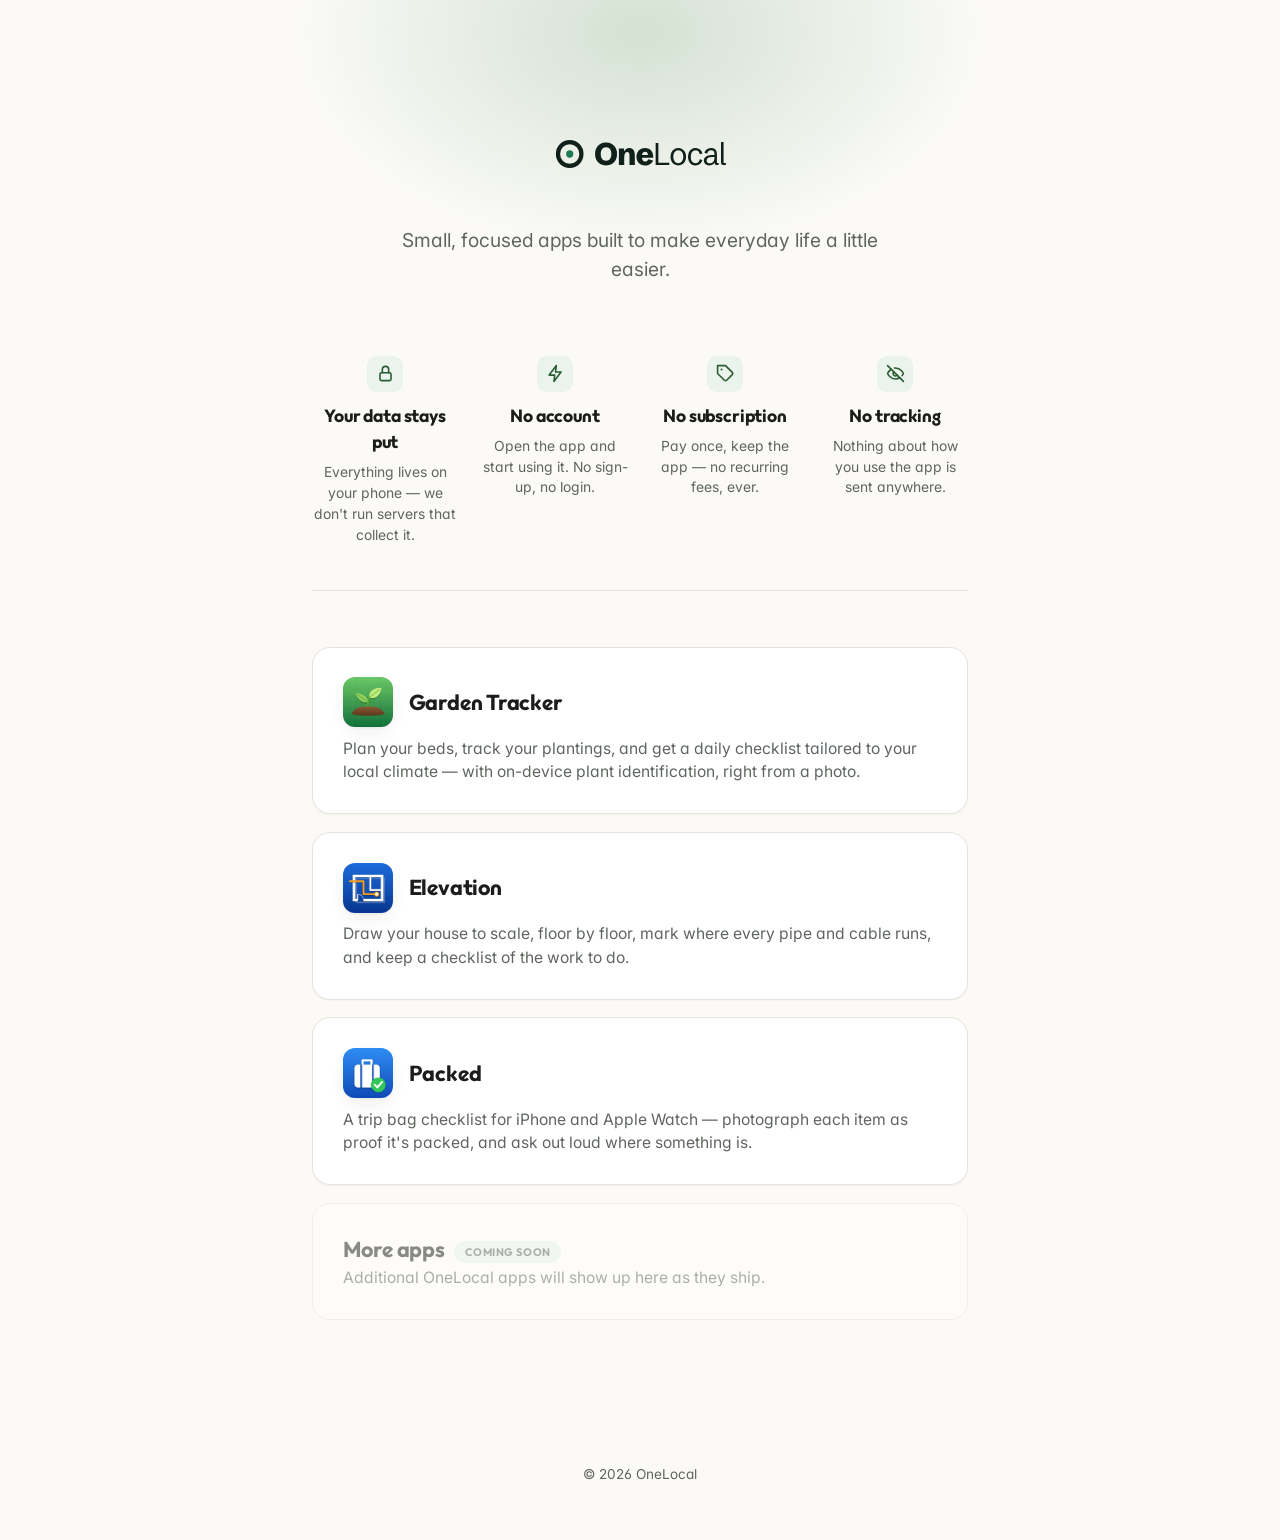
<file: index.html>
<!DOCTYPE html>
<html lang="en">
<head>
<meta charset="UTF-8">
<meta name="viewport" content="width=device-width, initial-scale=1.0">
<meta name="color-scheme" content="light dark">
<title>OneLocal — Small, focused apps for everyday life</title>
<meta name="description" content="OneLocal builds small, focused iPhone apps with no accounts, no servers, and no subscriptions — just pay once. Starting with Garden Tracker, a local garden planner with on-device plant identification.">
<link rel="canonical" href="https://onelocal.dev/">
<meta name="robots" content="index, follow">

<meta property="og:type" content="website">
<meta property="og:site_name" content="OneLocal">
<meta property="og:title" content="OneLocal — Small, focused apps for everyday life">
<meta property="og:description" content="No accounts, no servers, no subscriptions — just pay once. Starting with Garden Tracker, a local garden planner with on-device plant identification.">
<meta property="og:url" content="https://onelocal.dev/">
<meta property="og:image" content="https://onelocal.dev/assets/onelocal-mark-512.png">
<meta property="og:locale" content="en_US">

<meta name="twitter:card" content="summary_large_image">
<meta name="twitter:title" content="OneLocal — Small, focused apps for everyday life">
<meta name="twitter:description" content="No accounts, no servers, no subscriptions — just pay once. Starting with Garden Tracker, a local garden planner with on-device plant identification.">
<meta name="twitter:image" content="https://onelocal.dev/assets/onelocal-mark-512.png">

<link rel="icon" type="image/svg+xml" href="/assets/onelocal-mark.svg">
<link rel="apple-touch-icon" href="/assets/onelocal-mark-512.png">

<script type="application/ld+json">
{
  "@context": "https://schema.org",
  "@type": "Organization",
  "name": "OneLocal",
  "url": "https://onelocal.dev/",
  "logo": "https://onelocal.dev/assets/onelocal-mark-512.png",
  "description": "OneLocal builds small, focused iPhone apps with no accounts, no servers, and no subscriptions.",
  "email": "support.gardentracker@onelocal.dev"
}
</script>
<link rel="preconnect" href="https://fonts.googleapis.com">
<link rel="preconnect" href="https://fonts.gstatic.com" crossorigin>
<link href="https://fonts.googleapis.com/css2?family=Inter:wght@400;500;600;700;800&family=Outfit:wght@500;600;700;800&display=swap" rel="stylesheet">
<link rel="stylesheet" href="/assets/site.css">
<style>
  .hero {
    position: relative;
    padding: 7rem 1.5rem 4.5rem;
    text-align: center;
    overflow: hidden;
  }
  .hero::before {
    content: "";
    position: absolute;
    top: -12rem;
    left: 50%;
    width: 44rem;
    height: 28rem;
    transform: translateX(-50%);
    background: radial-gradient(ellipse at center, color-mix(in srgb, var(--accent) 20%, transparent), transparent 70%);
    pointer-events: none;
  }
  .hero > * { position: relative; }
  .hero .logo-lockup {
    height: 2.6rem;
    width: auto;
    margin: 0 0 1.1rem;
    animation: rise 0.6s cubic-bezier(.16,1,.3,1) backwards;
  }
  @media (prefers-color-scheme: dark) {
    .hero .logo-lockup {
      background: #fff;
      padding: 0.5rem 1rem;
      border-radius: 14px;
    }
  }
  .hero p {
    font-size: 1.2rem;
    color: var(--muted);
    max-width: 30rem;
    margin: 0 auto;
    animation: rise 0.6s 0.08s cubic-bezier(.16,1,.3,1) backwards;
  }
  @keyframes rise {
    from { opacity: 0; transform: translateY(10px); }
    to { opacity: 1; transform: translateY(0); }
  }
  main {
    max-width: 44rem;
    margin: 0 auto;
    padding: 0 1.5rem 6rem;
  }
  .apps {
    display: grid;
    gap: 1.1rem;
  }
  .app-card {
    display: block;
    text-decoration: none;
    color: inherit;
    background: var(--surface);
    border: 1px solid var(--border);
    border-radius: 18px;
    padding: 1.85rem;
    box-shadow: var(--shadow-sm);
    transition: border-color 0.2s ease, transform 0.2s cubic-bezier(.16,1,.3,1), box-shadow 0.2s ease;
  }
  .app-card:hover {
    border-color: color-mix(in srgb, var(--accent) 50%, var(--border));
    transform: translateY(-3px);
    box-shadow: var(--shadow-lg);
  }
  .app-card-head {
    display: flex;
    align-items: center;
    gap: 1rem;
    margin-bottom: 0.6rem;
  }
  .app-card-head img {
    width: 50px;
    height: 50px;
    border-radius: 12px;
    box-shadow: var(--shadow-md);
  }
  .app-card h2 {
    margin: 0;
    font-size: 1.35rem;
    font-weight: 700;
    color: var(--text);
    letter-spacing: -0.01em;
  }
  .app-card p {
    margin: 0;
    color: var(--muted);
    font-size: 0.98rem;
  }
  .app-card.soon {
    opacity: 0.5;
    pointer-events: none;
    box-shadow: none;
  }
  .app-card.soon h2::after {
    content: "coming soon";
    font-size: 0.68rem;
    font-weight: 700;
    text-transform: uppercase;
    letter-spacing: 0.05em;
    color: var(--muted);
    background: var(--accent-light);
    border-radius: 999px;
    padding: 0.25rem 0.65rem;
    margin-left: 0.6rem;
    vertical-align: middle;
  }
  .promise {
    display: grid;
    gap: 1.75rem 1.5rem;
    grid-template-columns: repeat(2, 1fr);
    margin-bottom: 3.5rem;
    padding-bottom: 2.75rem;
    border-bottom: 1px solid var(--border);
  }
  @media (min-width: 640px) {
    .promise { grid-template-columns: repeat(4, 1fr); }
  }
  .promise div { text-align: center; }
  .promise .glyph {
    display: inline-flex;
    align-items: center;
    justify-content: center;
    width: 2.25rem;
    height: 2.25rem;
    border-radius: 10px;
    background: var(--accent-light);
    color: var(--accent-dark);
    margin-bottom: 0.7rem;
  }
  .promise .glyph svg {
    width: 19px;
    height: 19px;
  }
  .promise h3 {
    margin: 0 0 0.4rem;
    font-size: 1.1rem;
    font-weight: 700;
    letter-spacing: -0.01em;
    color: var(--text);
  }
  .promise p {
    margin: 0;
    font-size: 0.87rem;
    color: var(--muted);
  }
</style>
</head>
<body>
  <header class="hero">
    <h1><img class="logo-lockup" src="/assets/onelocal-logo-horizontal.svg" alt="OneLocal"></h1>
    <p>Small, focused apps built to make everyday life a little easier.</p>
  </header>
  <main>
    <div class="promise">
      <div>
        <div class="glyph"><svg viewBox="0 0 24 24" fill="none" stroke="currentColor" stroke-width="2" stroke-linecap="round" stroke-linejoin="round"><rect x="5" y="11" width="14" height="10" rx="2"/><path d="M8 11V7a4 4 0 0 1 8 0v4"/></svg></div>
        <h3>Your data stays put</h3>
        <p>Everything lives on your phone — we don't run servers that collect it.</p>
      </div>
      <div>
        <div class="glyph"><svg viewBox="0 0 24 24" fill="none" stroke="currentColor" stroke-width="2" stroke-linecap="round" stroke-linejoin="round"><path d="M13 2 4 14h7l-1 8 9-12h-7l1-8Z"/></svg></div>
        <h3>No account</h3>
        <p>Open the app and start using it. No sign-up, no login.</p>
      </div>
      <div>
        <div class="glyph"><svg viewBox="0 0 24 24" fill="none" stroke="currentColor" stroke-width="2" stroke-linecap="round" stroke-linejoin="round"><path d="M20.59 13.41 13.42 20.58a2 2 0 0 1-2.83 0L2 12V2h10l8.59 8.59a2 2 0 0 1 0 2.82Z"/><circle cx="7" cy="7" r="1.25" fill="currentColor" stroke="none"/></svg></div>
        <h3>No subscription</h3>
        <p>Pay once, keep the app — no recurring fees, ever.</p>
      </div>
      <div>
        <div class="glyph"><svg viewBox="0 0 24 24" fill="none" stroke="currentColor" stroke-width="2" stroke-linecap="round" stroke-linejoin="round"><path d="M9.88 9.88a3 3 0 1 0 4.24 4.24"/><path d="M10.73 5.08A10.43 10.43 0 0 1 12 5c7 0 10 7 10 7a13.16 13.16 0 0 1-1.67 2.68"/><path d="M6.61 6.61A13.526 13.526 0 0 0 2 12s3 7 10 7a9.74 9.74 0 0 0 5.39-1.61"/><line x1="2" y1="2" x2="22" y2="22"/></svg></div>
        <h3>No tracking</h3>
        <p>Nothing about how you use the app is sent anywhere.</p>
      </div>
    </div>
    <div class="apps">
      <a class="app-card" href="/garden-tracker/">
        <div class="app-card-head">
          <img src="/garden-tracker/images/logo.png" alt="Garden Tracker app icon">
          <h2>Garden Tracker</h2>
        </div>
        <p>Plan your beds, track your plantings, and get a daily checklist tailored to your local climate — with on-device plant identification, right from a photo.</p>
      </a>
      <a class="app-card" href="/elevation/">
        <div class="app-card-head">
          <img src="/elevation/images/logo.png" alt="Elevation app icon">
          <h2>Elevation</h2>
        </div>
        <p>Draw your house to scale, floor by floor, mark where every pipe and cable runs, and keep a checklist of the work to do.</p>
      </a>
      <a class="app-card" href="/packed/">
        <div class="app-card-head">
          <img src="/packed/images/logo.png" alt="Packed app icon">
          <h2>Packed</h2>
        </div>
        <p>A trip bag checklist for iPhone and Apple Watch — photograph each item as proof it's packed, and ask out loud where something is.</p>
      </a>
      <div class="app-card soon">
        <h2>More apps</h2>
        <p>Additional OneLocal apps will show up here as they ship.</p>
      </div>
    </div>
  </main>
  <footer>
    &copy; 2026 OneLocal
  </footer>
</body>
</html>
</file>
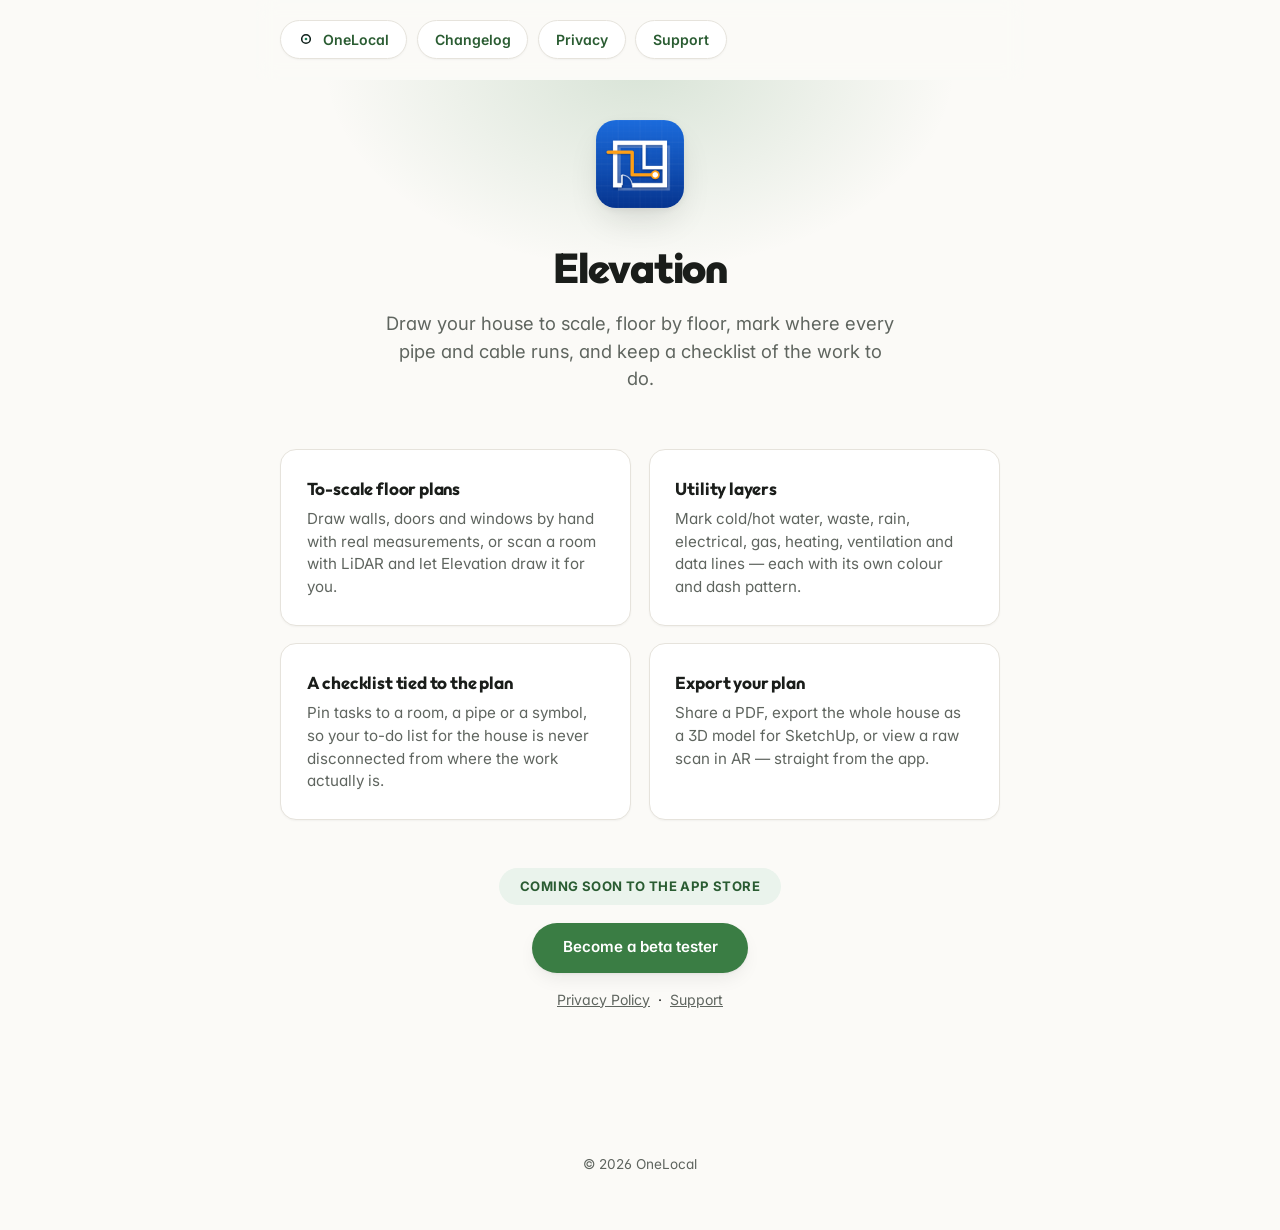
<file: elevation/index.html>
<!DOCTYPE html>
<html lang="en">
<head>
<meta charset="UTF-8">
<meta name="viewport" content="width=device-width, initial-scale=1.0">
<meta name="color-scheme" content="light dark">
<title>Elevation — Draw your house, track the work</title>
<meta name="description" content="Elevation draws to-scale floor plans — by hand or from a LiDAR scan — with water, waste, electrical, gas and data layers, plus a checklist pinned to each room and pipe. No account, no subscription, nothing leaves your device.">
<link rel="canonical" href="https://onelocal.dev/elevation/">
<meta name="robots" content="index, follow">

<meta property="og:type" content="website">
<meta property="og:site_name" content="OneLocal">
<meta property="og:title" content="Elevation — Draw your house, track the work">
<meta property="og:description" content="To-scale floor plans, by hand or LiDAR scan, with utility layers and a checklist pinned to every room and pipe.">
<meta property="og:url" content="https://onelocal.dev/elevation/">
<meta property="og:image" content="https://onelocal.dev/elevation/images/og-image.png">
<meta property="og:locale" content="en_US">

<meta name="twitter:card" content="summary_large_image">
<meta name="twitter:title" content="Elevation — Draw your house, track the work">
<meta name="twitter:description" content="To-scale floor plans, by hand or LiDAR scan, with utility layers and a checklist pinned to every room and pipe.">
<meta name="twitter:image" content="https://onelocal.dev/elevation/images/og-image.png">

<link rel="apple-touch-icon" href="images/logo.png">

<script type="application/ld+json">
{
  "@context": "https://schema.org",
  "@type": "SoftwareApplication",
  "name": "Elevation",
  "applicationCategory": "ProductivityApplication",
  "operatingSystem": "iOS, iPadOS",
  "description": "Draw to-scale floor plans, by hand or from a LiDAR scan, with water/waste/electrical/gas/data layers and a checklist pinned to every room and pipe.",
  "url": "https://onelocal.dev/elevation/",
  "image": "https://onelocal.dev/elevation/images/og-image.png",
  "publisher": {
    "@type": "Organization",
    "name": "OneLocal",
    "url": "https://onelocal.dev/",
    "logo": "https://onelocal.dev/assets/onelocal-mark-512.png"
  }
}
</script>
<link rel="preconnect" href="https://fonts.googleapis.com">
<link rel="preconnect" href="https://fonts.gstatic.com" crossorigin>
<link href="https://fonts.googleapis.com/css2?family=Inter:wght@400;500;600;700;800&family=Outfit:wght@500;600;700;800&display=swap" rel="stylesheet">
<link rel="stylesheet" href="/assets/site.css">
<style>
  nav { max-width: 48rem; margin: 0 auto; }
  .hero {
    position: relative;
    padding: 2.5rem 1.5rem 3.5rem;
    text-align: center;
    overflow: hidden;
  }
  .hero::before {
    content: "";
    position: absolute;
    top: -14rem;
    left: 50%;
    width: 40rem;
    height: 26rem;
    transform: translateX(-50%);
    background: radial-gradient(ellipse at center, color-mix(in srgb, var(--accent) 18%, transparent), transparent 70%);
    pointer-events: none;
    z-index: -1;
  }
  .hero h1 { font-size: 2.6rem; font-weight: 800; margin: 0 0 0.7rem; letter-spacing: -0.03em; }
  .hero p { font-size: 1.15rem; color: var(--muted); max-width: 32rem; margin: 0 auto; }
  main { max-width: 48rem; margin: 0 auto; padding: 0 1.5rem 6rem; }
  .features { display: grid; gap: 1.1rem; grid-template-columns: 1fr; }
  @media (min-width: 640px) { .features { grid-template-columns: 1fr 1fr; } }
  .feature {
    background: var(--surface);
    border: 1px solid var(--border);
    border-radius: 16px;
    padding: 1.6rem;
    box-shadow: var(--shadow-sm);
    transition: box-shadow 0.2s ease, transform 0.2s cubic-bezier(.16,1,.3,1);
  }
  .feature:hover { box-shadow: var(--shadow-md); transform: translateY(-2px); }
  .feature h2 { margin: 0 0 0.4rem; font-size: 1.08rem; font-weight: 700; color: var(--text); letter-spacing: -0.01em; }
  .feature p { margin: 0; color: var(--muted); font-size: 0.95rem; }
  .badge-row { text-align: center; margin: 3rem 0 0; }
  .coming-soon {
    display: inline-block;
    background: var(--accent-light);
    color: var(--accent-dark);
    font-size: 0.82rem;
    font-weight: 700;
    letter-spacing: 0.03em;
    text-transform: uppercase;
    padding: 0.55rem 1.3rem;
    border-radius: 999px;
  }
  .beta-button {
    display: inline-block;
    background: var(--accent);
    color: #fff;
    font-size: 0.95rem;
    font-weight: 600;
    text-decoration: none;
    padding: 0.85rem 1.9rem;
    border-radius: 999px;
    margin-top: 1.1rem;
    box-shadow: var(--shadow-md);
    transition: background 0.18s ease, transform 0.18s cubic-bezier(.16,1,.3,1), box-shadow 0.18s ease;
  }
  .beta-button:hover { background: var(--accent-dark); transform: translateY(-2px); box-shadow: var(--shadow-lg); }
  .links-row { text-align: center; margin-top: 1rem; font-size: 0.88rem; }
  .links-row a { color: var(--muted); text-decoration: underline; margin: 0 0.5rem; }
  .logo { width: 88px; height: 88px; border-radius: 20px; box-shadow: var(--shadow-lg); margin-bottom: 1.4rem; }
</style>
<link rel="icon" type="image/png" href="images/logo.png">
</head>
<body>
  <nav>
    <a href="/"><img class="brand-mark" src="/assets/onelocal-mark.svg" alt=""> OneLocal</a>
    <a href="/elevation/changelog/">Changelog</a>
    <a href="/elevation/privacy/">Privacy</a>
    <a href="/elevation/support/">Support</a>
  </nav>
  <header class="hero">
    <img class="logo" src="images/logo.png" alt="Elevation app icon">
    <h1>Elevation</h1>
    <p>Draw your house to scale, floor by floor, mark where every pipe and cable runs, and keep a checklist of the work to do.</p>
  </header>
  <main>
    <div class="features">
      <div class="feature">
        <h2>To-scale floor plans</h2>
        <p>Draw walls, doors and windows by hand with real measurements, or scan a room with LiDAR and let Elevation draw it for you.</p>
      </div>
      <div class="feature">
        <h2>Utility layers</h2>
        <p>Mark cold/hot water, waste, rain, electrical, gas, heating, ventilation and data lines — each with its own colour and dash pattern.</p>
      </div>
      <div class="feature">
        <h2>A checklist tied to the plan</h2>
        <p>Pin tasks to a room, a pipe or a symbol, so your to-do list for the house is never disconnected from where the work actually is.</p>
      </div>
      <div class="feature">
        <h2>Export your plan</h2>
        <p>Share a PDF, export the whole house as a 3D model for SketchUp, or view a raw scan in AR — straight from the app.</p>
      </div>
    </div>
    <div class="badge-row">
      <span class="coming-soon">Coming soon to the App Store</span>
      <br>
      <a class="beta-button" href="mailto:support.elevation@onelocal.dev?subject=Beta%20tester%20request">Become a beta tester</a>
      <div class="links-row">
        <a href="/elevation/privacy/">Privacy Policy</a>&middot;<a href="/elevation/support/">Support</a>
      </div>
    </div>
  </main>
  <footer>
    &copy; 2026 OneLocal
  </footer>
</body>
</html>
</file>
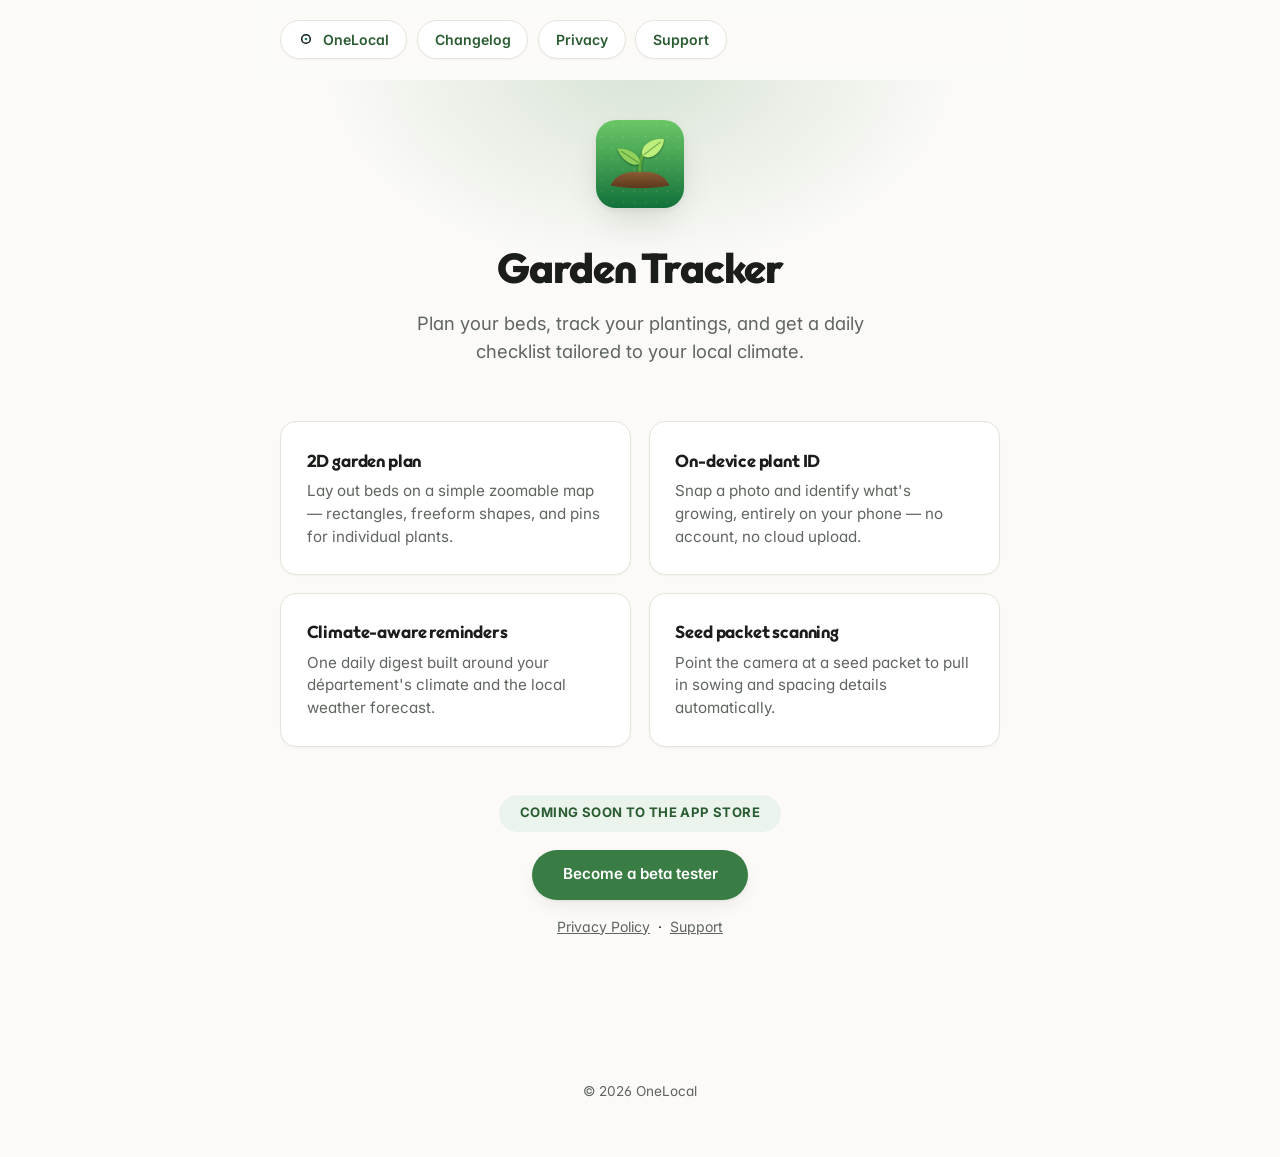
<file: garden-tracker/index.html>
<!DOCTYPE html>
<html lang="en">
<head>
<meta charset="UTF-8">
<meta name="viewport" content="width=device-width, initial-scale=1.0">
<meta name="color-scheme" content="light dark">
<title>Garden Tracker — Local garden planner with on-device plant ID</title>
<meta name="description" content="Garden Tracker plans your beds, tracks your plantings, and gives you a daily checklist tailored to your local climate — with on-device plant identification and seed packet scanning. No account, no subscription, your data never leaves your phone.">
<link rel="canonical" href="https://onelocal.dev/garden-tracker/">
<meta name="robots" content="index, follow">

<meta property="og:type" content="website">
<meta property="og:site_name" content="OneLocal">
<meta property="og:title" content="Garden Tracker — Local garden planner with on-device plant ID">
<meta property="og:description" content="Plan your beds, track your plantings, and get a daily checklist tailored to your local climate — with on-device plant identification and seed packet scanning.">
<meta property="og:url" content="https://onelocal.dev/garden-tracker/">
<meta property="og:image" content="https://onelocal.dev/garden-tracker/images/og-image.png">
<meta property="og:locale" content="en_US">

<meta name="twitter:card" content="summary_large_image">
<meta name="twitter:title" content="Garden Tracker — Local garden planner with on-device plant ID">
<meta name="twitter:description" content="Plan your beds, track your plantings, and get a daily checklist tailored to your local climate — with on-device plant identification and seed packet scanning.">
<meta name="twitter:image" content="https://onelocal.dev/garden-tracker/images/og-image.png">

<link rel="apple-touch-icon" href="images/logo.png">

<script type="application/ld+json">
{
  "@context": "https://schema.org",
  "@type": "SoftwareApplication",
  "name": "Garden Tracker",
  "applicationCategory": "LifestyleApplication",
  "operatingSystem": "iOS",
  "description": "Plan your beds, track your plantings, and get a daily checklist tailored to your local climate — with on-device plant identification and seed packet scanning.",
  "url": "https://onelocal.dev/garden-tracker/",
  "image": "https://onelocal.dev/garden-tracker/images/og-image.png",
  "publisher": {
    "@type": "Organization",
    "name": "OneLocal",
    "url": "https://onelocal.dev/",
    "logo": "https://onelocal.dev/assets/onelocal-mark-512.png"
  }
}
</script>
<link rel="preconnect" href="https://fonts.googleapis.com">
<link rel="preconnect" href="https://fonts.gstatic.com" crossorigin>
<link href="https://fonts.googleapis.com/css2?family=Inter:wght@400;500;600;700;800&family=Outfit:wght@500;600;700;800&display=swap" rel="stylesheet">
<link rel="stylesheet" href="/assets/site.css">
<style>
  nav {
    max-width: 48rem;
    margin: 0 auto;
  }
  .hero {
    position: relative;
    padding: 2.5rem 1.5rem 3.5rem;
    text-align: center;
    overflow: hidden;
  }
  .hero::before {
    content: "";
    position: absolute;
    top: -14rem;
    left: 50%;
    width: 40rem;
    height: 26rem;
    transform: translateX(-50%);
    background: radial-gradient(ellipse at center, color-mix(in srgb, var(--accent) 18%, transparent), transparent 70%);
    pointer-events: none;
    z-index: -1;
  }
  .hero h1 {
    font-size: 2.6rem;
    font-weight: 800;
    margin: 0 0 0.7rem;
    letter-spacing: -0.03em;
  }
  .hero p {
    font-size: 1.15rem;
    color: var(--muted);
    max-width: 32rem;
    margin: 0 auto;
  }
  main {
    max-width: 48rem;
    margin: 0 auto;
    padding: 0 1.5rem 6rem;
  }
  .features {
    display: grid;
    gap: 1.1rem;
    grid-template-columns: 1fr;
  }
  @media (min-width: 640px) {
    .features { grid-template-columns: 1fr 1fr; }
  }
  .feature {
    background: var(--surface);
    border: 1px solid var(--border);
    border-radius: 16px;
    padding: 1.6rem;
    box-shadow: var(--shadow-sm);
    transition: box-shadow 0.2s ease, transform 0.2s cubic-bezier(.16,1,.3,1);
  }
  .feature:hover {
    box-shadow: var(--shadow-md);
    transform: translateY(-2px);
  }
  .feature h2 {
    margin: 0 0 0.4rem;
    font-size: 1.08rem;
    font-weight: 700;
    color: var(--text);
    letter-spacing: -0.01em;
  }
  .feature p {
    margin: 0;
    color: var(--muted);
    font-size: 0.95rem;
  }
  .badge-row {
    text-align: center;
    margin: 3rem 0 0;
  }
  .coming-soon {
    display: inline-block;
    background: var(--accent-light);
    color: var(--accent-dark);
    font-size: 0.82rem;
    font-weight: 700;
    letter-spacing: 0.03em;
    text-transform: uppercase;
    padding: 0.55rem 1.3rem;
    border-radius: 999px;
  }
  .beta-button {
    display: inline-block;
    background: var(--accent);
    color: #fff;
    font-size: 0.95rem;
    font-weight: 600;
    text-decoration: none;
    padding: 0.85rem 1.9rem;
    border-radius: 999px;
    margin-top: 1.1rem;
    box-shadow: var(--shadow-md);
    transition: background 0.18s ease, transform 0.18s cubic-bezier(.16,1,.3,1), box-shadow 0.18s ease;
  }
  .beta-button:hover {
    background: var(--accent-dark);
    transform: translateY(-2px);
    box-shadow: var(--shadow-lg);
  }
  .logo {
    width: 88px;
    height: 88px;
    border-radius: 20px;
    box-shadow: var(--shadow-lg);
    margin-bottom: 1.4rem;
  }
  .links-row { text-align: center; margin-top: 1rem; font-size: 0.88rem; }
  .links-row a { color: var(--muted); text-decoration: underline; margin: 0 0.5rem; }
</style>
<link rel="icon" type="image/png" href="images/logo.png">
</head>
<body>
  <nav>
    <a href="/"><img class="brand-mark" src="/assets/onelocal-mark.svg" alt=""> OneLocal</a>
    <a href="/garden-tracker/changelog/">Changelog</a>
    <a href="/garden-tracker/privacy/">Privacy</a>
    <a href="/garden-tracker/support/">Support</a>
  </nav>
  <header class="hero">
    <img class="logo" src="images/logo.png" alt="Garden Tracker app icon">
    <h1>Garden Tracker</h1>
    <p>Plan your beds, track your plantings, and get a daily checklist tailored to your local climate.</p>
  </header>
  <main>
    <div class="features">
      <div class="feature">
        <h2>2D garden plan</h2>
        <p>Lay out beds on a simple zoomable map — rectangles, freeform shapes, and pins for individual plants.</p>
      </div>
      <div class="feature">
        <h2>On-device plant ID</h2>
        <p>Snap a photo and identify what's growing, entirely on your phone — no account, no cloud upload.</p>
      </div>
      <div class="feature">
        <h2>Climate-aware reminders</h2>
        <p>One daily digest built around your département's climate and the local weather forecast.</p>
      </div>
      <div class="feature">
        <h2>Seed packet scanning</h2>
        <p>Point the camera at a seed packet to pull in sowing and spacing details automatically.</p>
      </div>
    </div>
    <div class="badge-row">
      <span class="coming-soon">Coming soon to the App Store</span>
      <br>
      <a class="beta-button" href="mailto:support.gardentracker@onelocal.dev?subject=Beta%20tester%20request">Become a beta tester</a>
      <div class="links-row">
        <a href="/garden-tracker/privacy/">Privacy Policy</a>&middot;<a href="/garden-tracker/support/">Support</a>
      </div>
    </div>
  </main>
  <footer>
    &copy; 2026 OneLocal
  </footer>
</body>
</html>
</file>
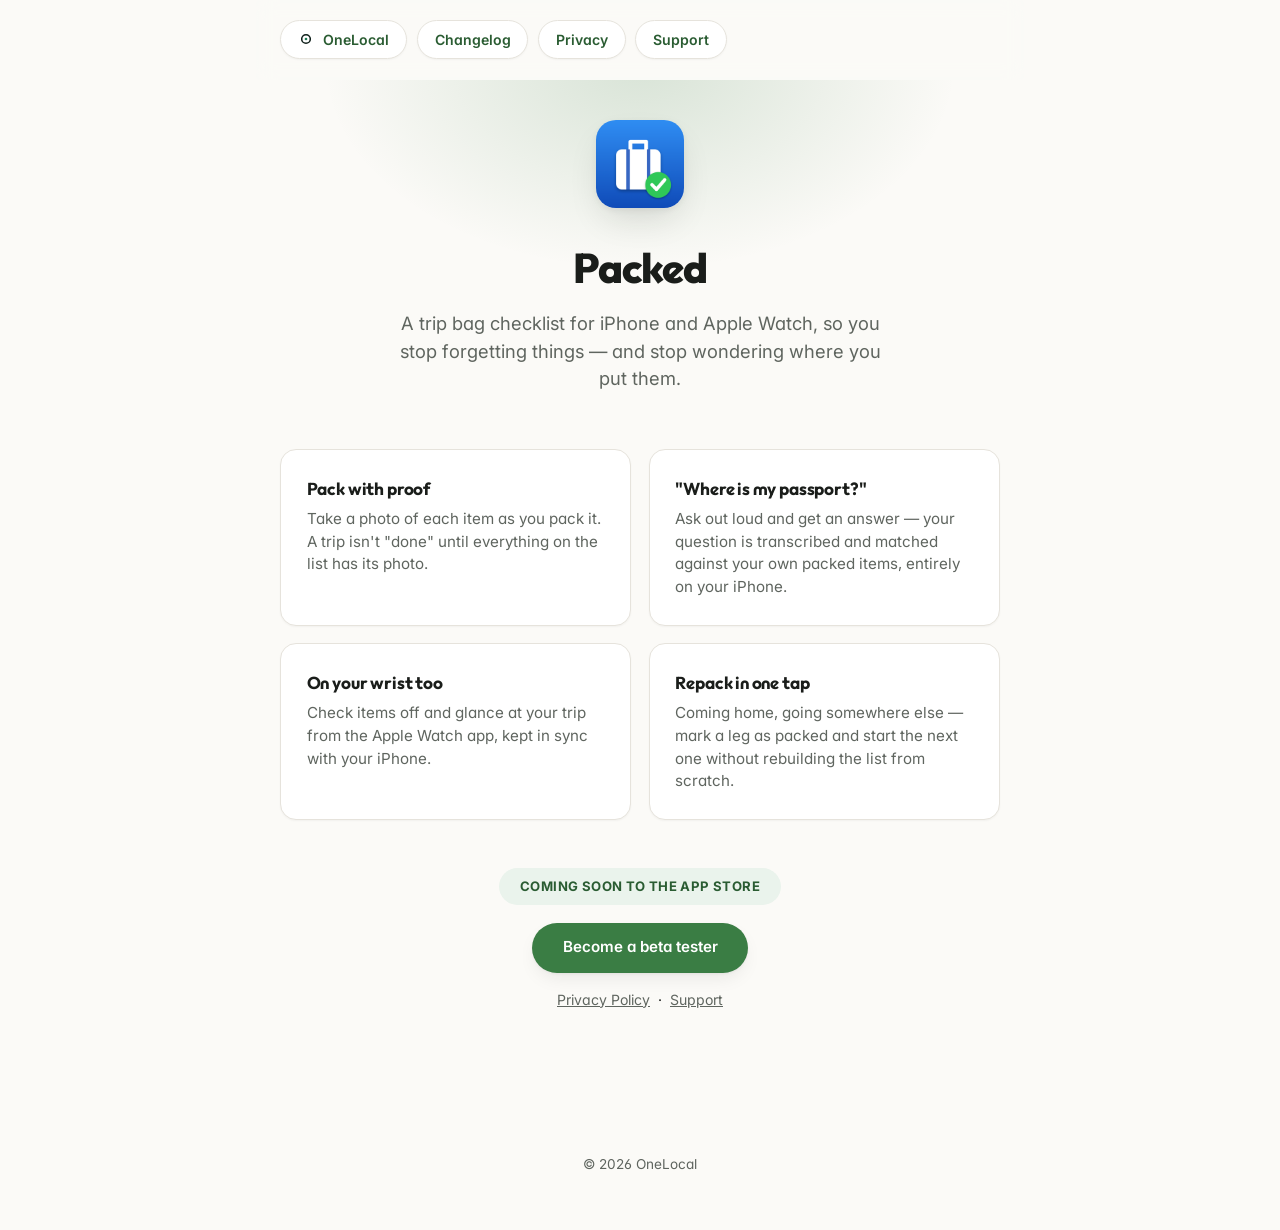
<file: packed/index.html>
<!DOCTYPE html>
<html lang="en">
<head>
<meta charset="UTF-8">
<meta name="viewport" content="width=device-width, initial-scale=1.0">
<meta name="color-scheme" content="light dark">
<title>Packed — The trip checklist that knows where things are</title>
<meta name="description" content="Packed is a trip bag checklist for iPhone and Apple Watch. Photograph each item as proof it's packed, ask out loud where something is, and never leave your passport behind. No account, no subscription, nothing leaves your device.">
<link rel="canonical" href="https://onelocal.dev/packed/">
<meta name="robots" content="index, follow">

<meta property="og:type" content="website">
<meta property="og:site_name" content="OneLocal">
<meta property="og:title" content="Packed — The trip checklist that knows where things are">
<meta property="og:description" content="A trip bag checklist for iPhone and Apple Watch, with a packed-proof photo per item and a spoken \"where is my passport?\" assistant.">
<meta property="og:url" content="https://onelocal.dev/packed/">
<meta property="og:image" content="https://onelocal.dev/packed/images/og-image.png">
<meta property="og:locale" content="en_US">

<meta name="twitter:card" content="summary_large_image">
<meta name="twitter:title" content="Packed — The trip checklist that knows where things are">
<meta name="twitter:description" content="A trip bag checklist for iPhone and Apple Watch, with a packed-proof photo per item and a spoken \"where is my passport?\" assistant.">
<meta name="twitter:image" content="https://onelocal.dev/packed/images/og-image.png">

<link rel="apple-touch-icon" href="images/logo.png">

<script type="application/ld+json">
{
  "@context": "https://schema.org",
  "@type": "SoftwareApplication",
  "name": "Packed",
  "applicationCategory": "TravelApplication",
  "operatingSystem": "iOS, watchOS",
  "description": "A trip bag checklist with a packed-proof photo per item and a spoken assistant that finds your things.",
  "url": "https://onelocal.dev/packed/",
  "image": "https://onelocal.dev/packed/images/og-image.png",
  "publisher": {
    "@type": "Organization",
    "name": "OneLocal",
    "url": "https://onelocal.dev/",
    "logo": "https://onelocal.dev/assets/onelocal-mark-512.png"
  }
}
</script>
<link rel="preconnect" href="https://fonts.googleapis.com">
<link rel="preconnect" href="https://fonts.gstatic.com" crossorigin>
<link href="https://fonts.googleapis.com/css2?family=Inter:wght@400;500;600;700;800&family=Outfit:wght@500;600;700;800&display=swap" rel="stylesheet">
<link rel="stylesheet" href="/assets/site.css">
<style>
  nav { max-width: 48rem; margin: 0 auto; }
  .hero {
    position: relative;
    padding: 2.5rem 1.5rem 3.5rem;
    text-align: center;
    overflow: hidden;
  }
  .hero::before {
    content: "";
    position: absolute;
    top: -14rem;
    left: 50%;
    width: 40rem;
    height: 26rem;
    transform: translateX(-50%);
    background: radial-gradient(ellipse at center, color-mix(in srgb, var(--accent) 18%, transparent), transparent 70%);
    pointer-events: none;
    z-index: -1;
  }
  .hero h1 { font-size: 2.6rem; font-weight: 800; margin: 0 0 0.7rem; letter-spacing: -0.03em; }
  .hero p { font-size: 1.15rem; color: var(--muted); max-width: 32rem; margin: 0 auto; }
  main { max-width: 48rem; margin: 0 auto; padding: 0 1.5rem 6rem; }
  .features { display: grid; gap: 1.1rem; grid-template-columns: 1fr; }
  @media (min-width: 640px) { .features { grid-template-columns: 1fr 1fr; } }
  .feature {
    background: var(--surface);
    border: 1px solid var(--border);
    border-radius: 16px;
    padding: 1.6rem;
    box-shadow: var(--shadow-sm);
    transition: box-shadow 0.2s ease, transform 0.2s cubic-bezier(.16,1,.3,1);
  }
  .feature:hover { box-shadow: var(--shadow-md); transform: translateY(-2px); }
  .feature h2 { margin: 0 0 0.4rem; font-size: 1.08rem; font-weight: 700; color: var(--text); letter-spacing: -0.01em; }
  .feature p { margin: 0; color: var(--muted); font-size: 0.95rem; }
  .badge-row { text-align: center; margin: 3rem 0 0; }
  .coming-soon {
    display: inline-block;
    background: var(--accent-light);
    color: var(--accent-dark);
    font-size: 0.82rem;
    font-weight: 700;
    letter-spacing: 0.03em;
    text-transform: uppercase;
    padding: 0.55rem 1.3rem;
    border-radius: 999px;
  }
  .beta-button {
    display: inline-block;
    background: var(--accent);
    color: #fff;
    font-size: 0.95rem;
    font-weight: 600;
    text-decoration: none;
    padding: 0.85rem 1.9rem;
    border-radius: 999px;
    margin-top: 1.1rem;
    box-shadow: var(--shadow-md);
    transition: background 0.18s ease, transform 0.18s cubic-bezier(.16,1,.3,1), box-shadow 0.18s ease;
  }
  .beta-button:hover { background: var(--accent-dark); transform: translateY(-2px); box-shadow: var(--shadow-lg); }
  .links-row { text-align: center; margin-top: 1rem; font-size: 0.88rem; }
  .links-row a { color: var(--muted); text-decoration: underline; margin: 0 0.5rem; }
  .logo { width: 88px; height: 88px; border-radius: 20px; box-shadow: var(--shadow-lg); margin-bottom: 1.4rem; }
</style>
<link rel="icon" type="image/png" href="images/logo.png">
</head>
<body>
  <nav>
    <a href="/"><img class="brand-mark" src="/assets/onelocal-mark.svg" alt=""> OneLocal</a>
    <a href="/packed/changelog/">Changelog</a>
    <a href="/packed/privacy/">Privacy</a>
    <a href="/packed/support/">Support</a>
  </nav>
  <header class="hero">
    <img class="logo" src="images/logo.png" alt="Packed app icon">
    <h1>Packed</h1>
    <p>A trip bag checklist for iPhone and Apple Watch, so you stop forgetting things — and stop wondering where you put them.</p>
  </header>
  <main>
    <div class="features">
      <div class="feature">
        <h2>Pack with proof</h2>
        <p>Take a photo of each item as you pack it. A trip isn't "done" until everything on the list has its photo.</p>
      </div>
      <div class="feature">
        <h2>"Where is my passport?"</h2>
        <p>Ask out loud and get an answer — your question is transcribed and matched against your own packed items, entirely on your iPhone.</p>
      </div>
      <div class="feature">
        <h2>On your wrist too</h2>
        <p>Check items off and glance at your trip from the Apple Watch app, kept in sync with your iPhone.</p>
      </div>
      <div class="feature">
        <h2>Repack in one tap</h2>
        <p>Coming home, going somewhere else — mark a leg as packed and start the next one without rebuilding the list from scratch.</p>
      </div>
    </div>
    <div class="badge-row">
      <span class="coming-soon">Coming soon to the App Store</span>
      <br>
      <a class="beta-button" href="mailto:support.packed@onelocal.dev?subject=Beta%20tester%20request">Become a beta tester</a>
      <div class="links-row">
        <a href="/packed/privacy/">Privacy Policy</a>&middot;<a href="/packed/support/">Support</a>
      </div>
    </div>
  </main>
  <footer>
    &copy; 2026 OneLocal
  </footer>
</body>
</html>
</file>
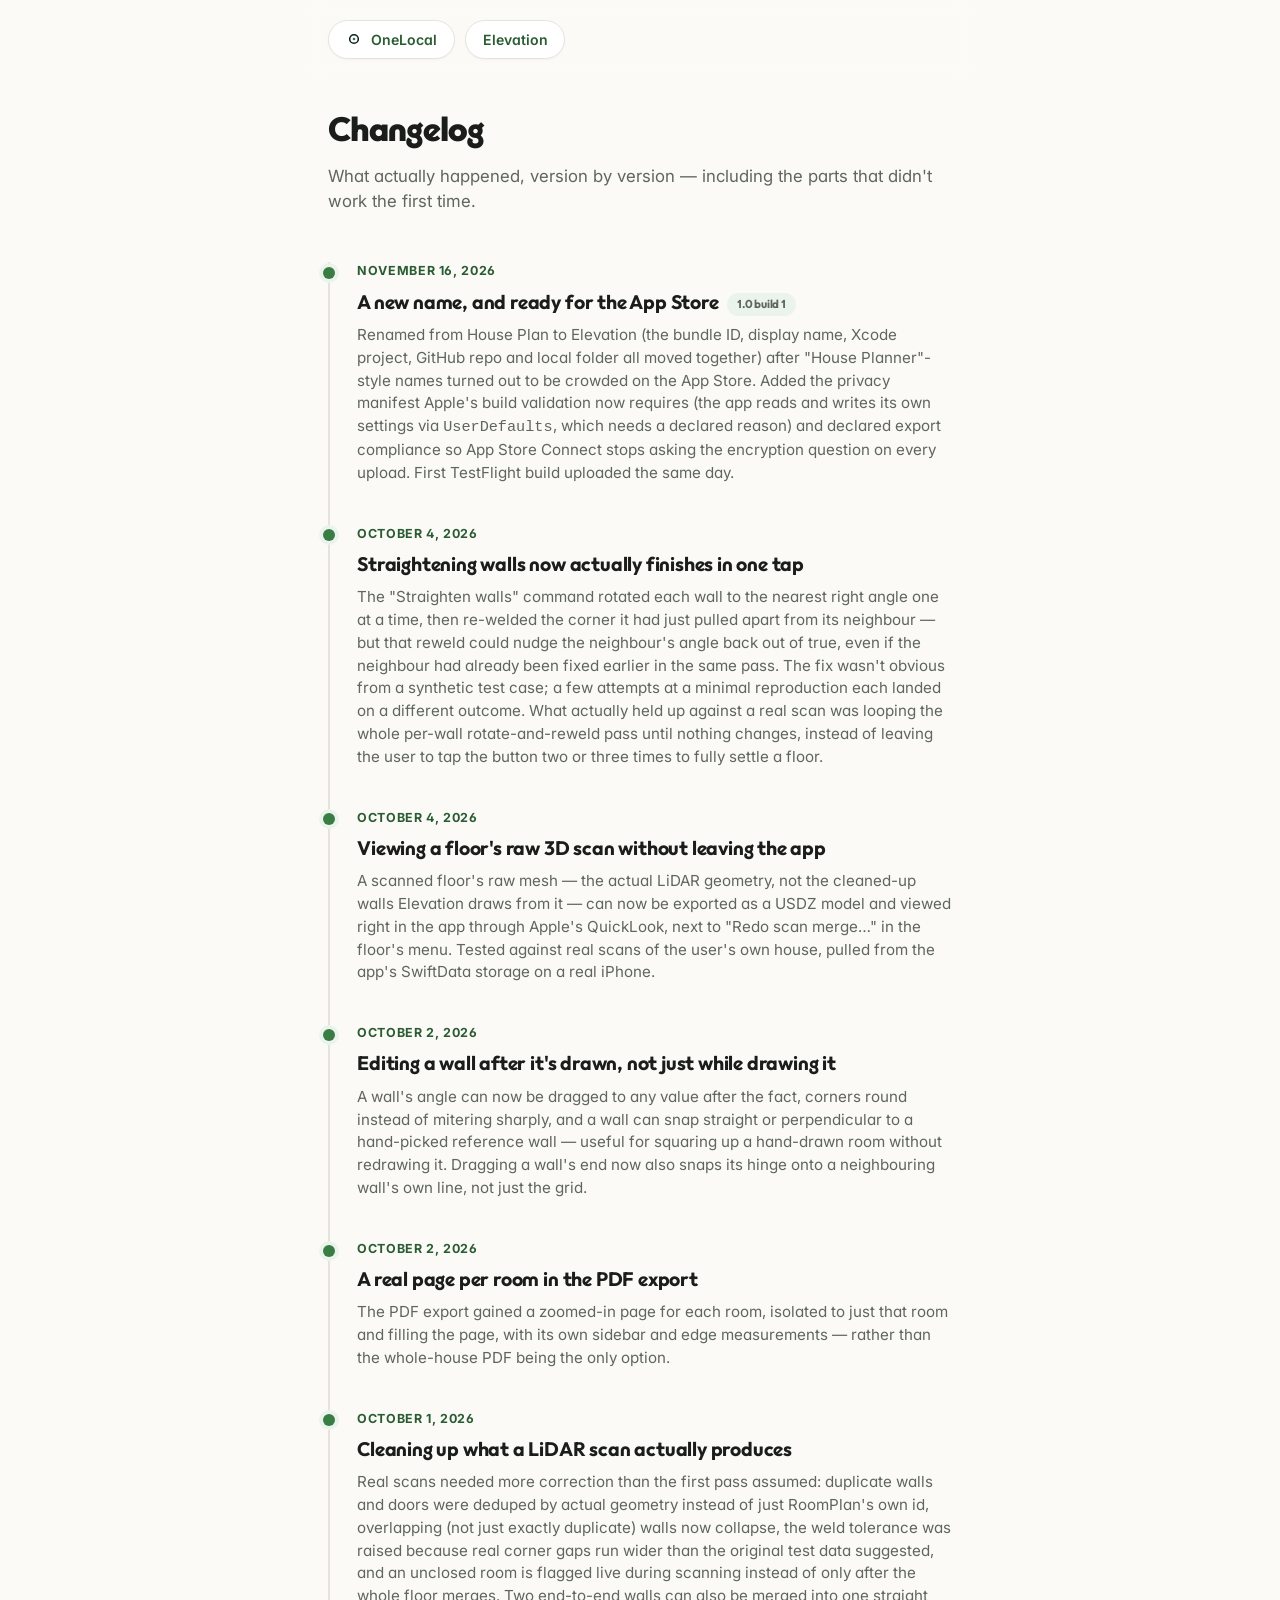
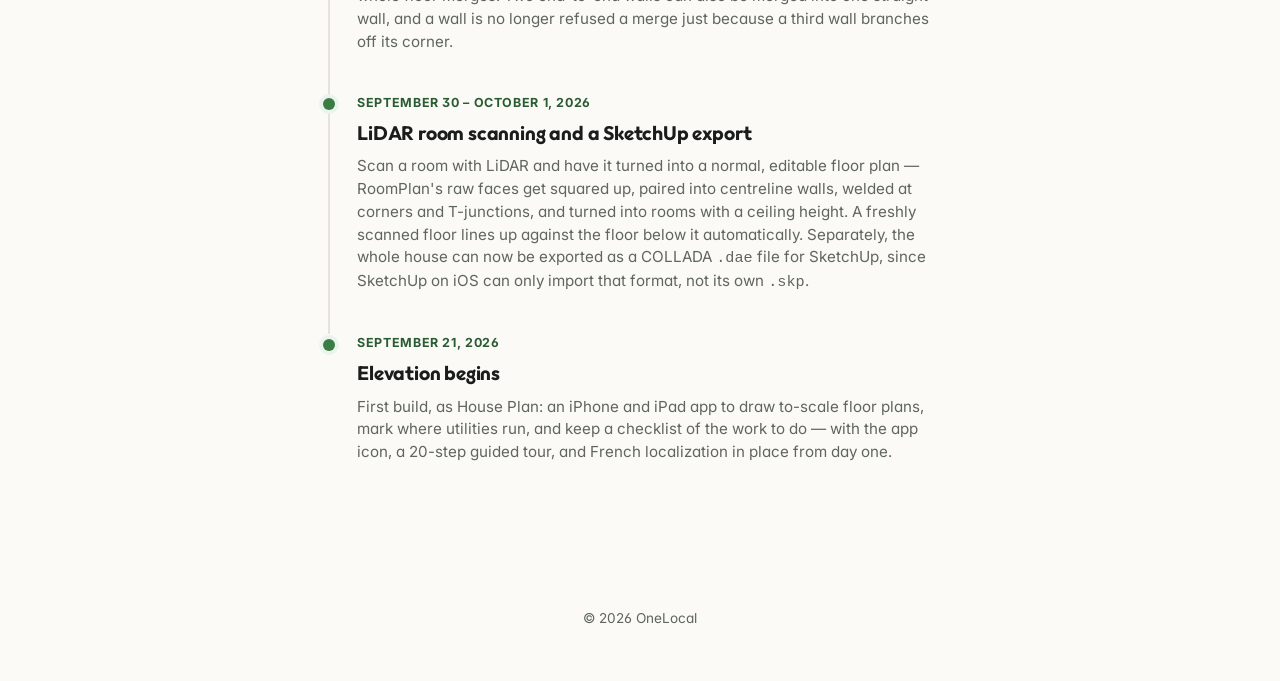
<file: elevation/changelog/index.html>
<!DOCTYPE html>
<html lang="en">
<head>
<meta charset="UTF-8">
<meta name="viewport" content="width=device-width, initial-scale=1.0">
<meta name="color-scheme" content="light dark">
<title>Changelog — Elevation</title>
<meta name="description" content="How Elevation got built, version by version — including the LiDAR scanning work and the bugs that took more than one pass to actually fix.">
<link rel="canonical" href="https://onelocal.dev/elevation/changelog/">
<meta name="robots" content="index, follow">
<link rel="icon" type="image/png" href="../images/logo.png">
<link rel="apple-touch-icon" href="../images/logo.png">
<link rel="preconnect" href="https://fonts.googleapis.com">
<link rel="preconnect" href="https://fonts.gstatic.com" crossorigin>
<link href="https://fonts.googleapis.com/css2?family=Inter:wght@400;500;600;700;800&family=Outfit:wght@500;600;700;800&display=swap" rel="stylesheet">
<link rel="stylesheet" href="/assets/site.css">
<style>
  nav {
    max-width: 42rem;
    margin: 0 auto;
  }
  header {
    padding: 1.5rem 1.5rem 3rem;
    max-width: 42rem;
    margin: 0 auto;
  }
  header h1 {
    font-size: 2.1rem;
    font-weight: 800;
    margin: 0 0 0.6rem;
    letter-spacing: -0.03em;
  }
  header p {
    font-size: 1.05rem;
    color: var(--muted);
    margin: 0;
  }
  main {
    max-width: 42rem;
    margin: 0 auto;
    padding: 0 1.5rem 6rem;
  }
  .entry {
    position: relative;
    padding: 0 0 2.5rem 1.7rem;
    border-left: 2px solid var(--border);
  }
  .entry:last-child {
    border-left: 2px solid transparent;
    padding-bottom: 0;
  }
  .entry::before {
    content: "";
    position: absolute;
    left: -7px;
    top: 0.3rem;
    width: 12px;
    height: 12px;
    border-radius: 50%;
    background: var(--accent);
    box-shadow: 0 0 0 4px var(--accent-light);
  }
  .entry .date {
    font-size: 0.78rem;
    font-weight: 700;
    text-transform: uppercase;
    letter-spacing: 0.05em;
    color: var(--accent-dark);
  }
  .entry h2 {
    margin: 0.35rem 0 0.45rem;
    font-size: 1.22rem;
    font-weight: 700;
    letter-spacing: -0.01em;
  }
  .entry .version {
    display: inline-block;
    font-size: 0.72rem;
    font-weight: 700;
    color: var(--muted);
    background: var(--accent-light);
    border-radius: 999px;
    padding: 0.18rem 0.65rem;
    margin-left: 0.5rem;
    vertical-align: middle;
  }
  .entry p {
    margin: 0.5rem 0 0;
    color: var(--muted);
    font-size: 0.95rem;
  }
</style>
</head>
<body>
  <nav>
    <a href="/"><img class="brand-mark" src="/assets/onelocal-mark.svg" alt=""> OneLocal</a>
    <a href="/elevation/">Elevation</a>
  </nav>
  <header>
    <h1>Changelog</h1>
    <p>What actually happened, version by version — including the parts that didn't work the first time.</p>
  </header>
  <main>

    <div class="entry">
      <div class="date">November 16, 2026</div>
      <h2>A new name, and ready for the App Store<span class="version">1.0 build 1</span></h2>
      <p>Renamed from House Plan to Elevation (the bundle ID, display name, Xcode project, GitHub repo and local folder all moved together) after "House Planner"-style names turned out to be crowded on the App Store. Added the privacy manifest Apple's build validation now requires (the app reads and writes its own settings via <code>UserDefaults</code>, which needs a declared reason) and declared export compliance so App Store Connect stops asking the encryption question on every upload. First TestFlight build uploaded the same day.</p>
    </div>

    <div class="entry">
      <div class="date">October 4, 2026</div>
      <h2>Straightening walls now actually finishes in one tap</h2>
      <p>The "Straighten walls" command rotated each wall to the nearest right angle one at a time, then re-welded the corner it had just pulled apart from its neighbour — but that reweld could nudge the neighbour's angle back out of true, even if the neighbour had already been fixed earlier in the same pass. The fix wasn't obvious from a synthetic test case; a few attempts at a minimal reproduction each landed on a different outcome. What actually held up against a real scan was looping the whole per-wall rotate-and-reweld pass until nothing changes, instead of leaving the user to tap the button two or three times to fully settle a floor.</p>
    </div>

    <div class="entry">
      <div class="date">October 4, 2026</div>
      <h2>Viewing a floor's raw 3D scan without leaving the app</h2>
      <p>A scanned floor's raw mesh — the actual LiDAR geometry, not the cleaned-up walls Elevation draws from it — can now be exported as a USDZ model and viewed right in the app through Apple's QuickLook, next to "Redo scan merge…" in the floor's menu. Tested against real scans of the user's own house, pulled from the app's SwiftData storage on a real iPhone.</p>
    </div>

    <div class="entry">
      <div class="date">October 2, 2026</div>
      <h2>Editing a wall after it's drawn, not just while drawing it</h2>
      <p>A wall's angle can now be dragged to any value after the fact, corners round instead of mitering sharply, and a wall can snap straight or perpendicular to a hand-picked reference wall — useful for squaring up a hand-drawn room without redrawing it. Dragging a wall's end now also snaps its hinge onto a neighbouring wall's own line, not just the grid.</p>
    </div>

    <div class="entry">
      <div class="date">October 2, 2026</div>
      <h2>A real page per room in the PDF export</h2>
      <p>The PDF export gained a zoomed-in page for each room, isolated to just that room and filling the page, with its own sidebar and edge measurements — rather than the whole-house PDF being the only option.</p>
    </div>

    <div class="entry">
      <div class="date">October 1, 2026</div>
      <h2>Cleaning up what a LiDAR scan actually produces</h2>
      <p>Real scans needed more correction than the first pass assumed: duplicate walls and doors were deduped by actual geometry instead of just RoomPlan's own id, overlapping (not just exactly duplicate) walls now collapse, the weld tolerance was raised because real corner gaps run wider than the original test data suggested, and an unclosed room is flagged live during scanning instead of only after the whole floor merges. Two end-to-end walls can also be merged into one straight wall, and a wall is no longer refused a merge just because a third wall branches off its corner.</p>
    </div>

    <div class="entry">
      <div class="date">September 30 – October 1, 2026</div>
      <h2>LiDAR room scanning and a SketchUp export</h2>
      <p>Scan a room with LiDAR and have it turned into a normal, editable floor plan — RoomPlan's raw faces get squared up, paired into centreline walls, welded at corners and T-junctions, and turned into rooms with a ceiling height. A freshly scanned floor lines up against the floor below it automatically. Separately, the whole house can now be exported as a COLLADA <code>.dae</code> file for SketchUp, since SketchUp on iOS can only import that format, not its own <code>.skp</code>.</p>
    </div>

    <div class="entry">
      <div class="date">September 21, 2026</div>
      <h2>Elevation begins</h2>
      <p>First build, as House Plan: an iPhone and iPad app to draw to-scale floor plans, mark where utilities run, and keep a checklist of the work to do — with the app icon, a 20-step guided tour, and French localization in place from day one.</p>
    </div>

  </main>
  <footer>
    &copy; 2026 OneLocal
  </footer>
</body>
</html>
</file>
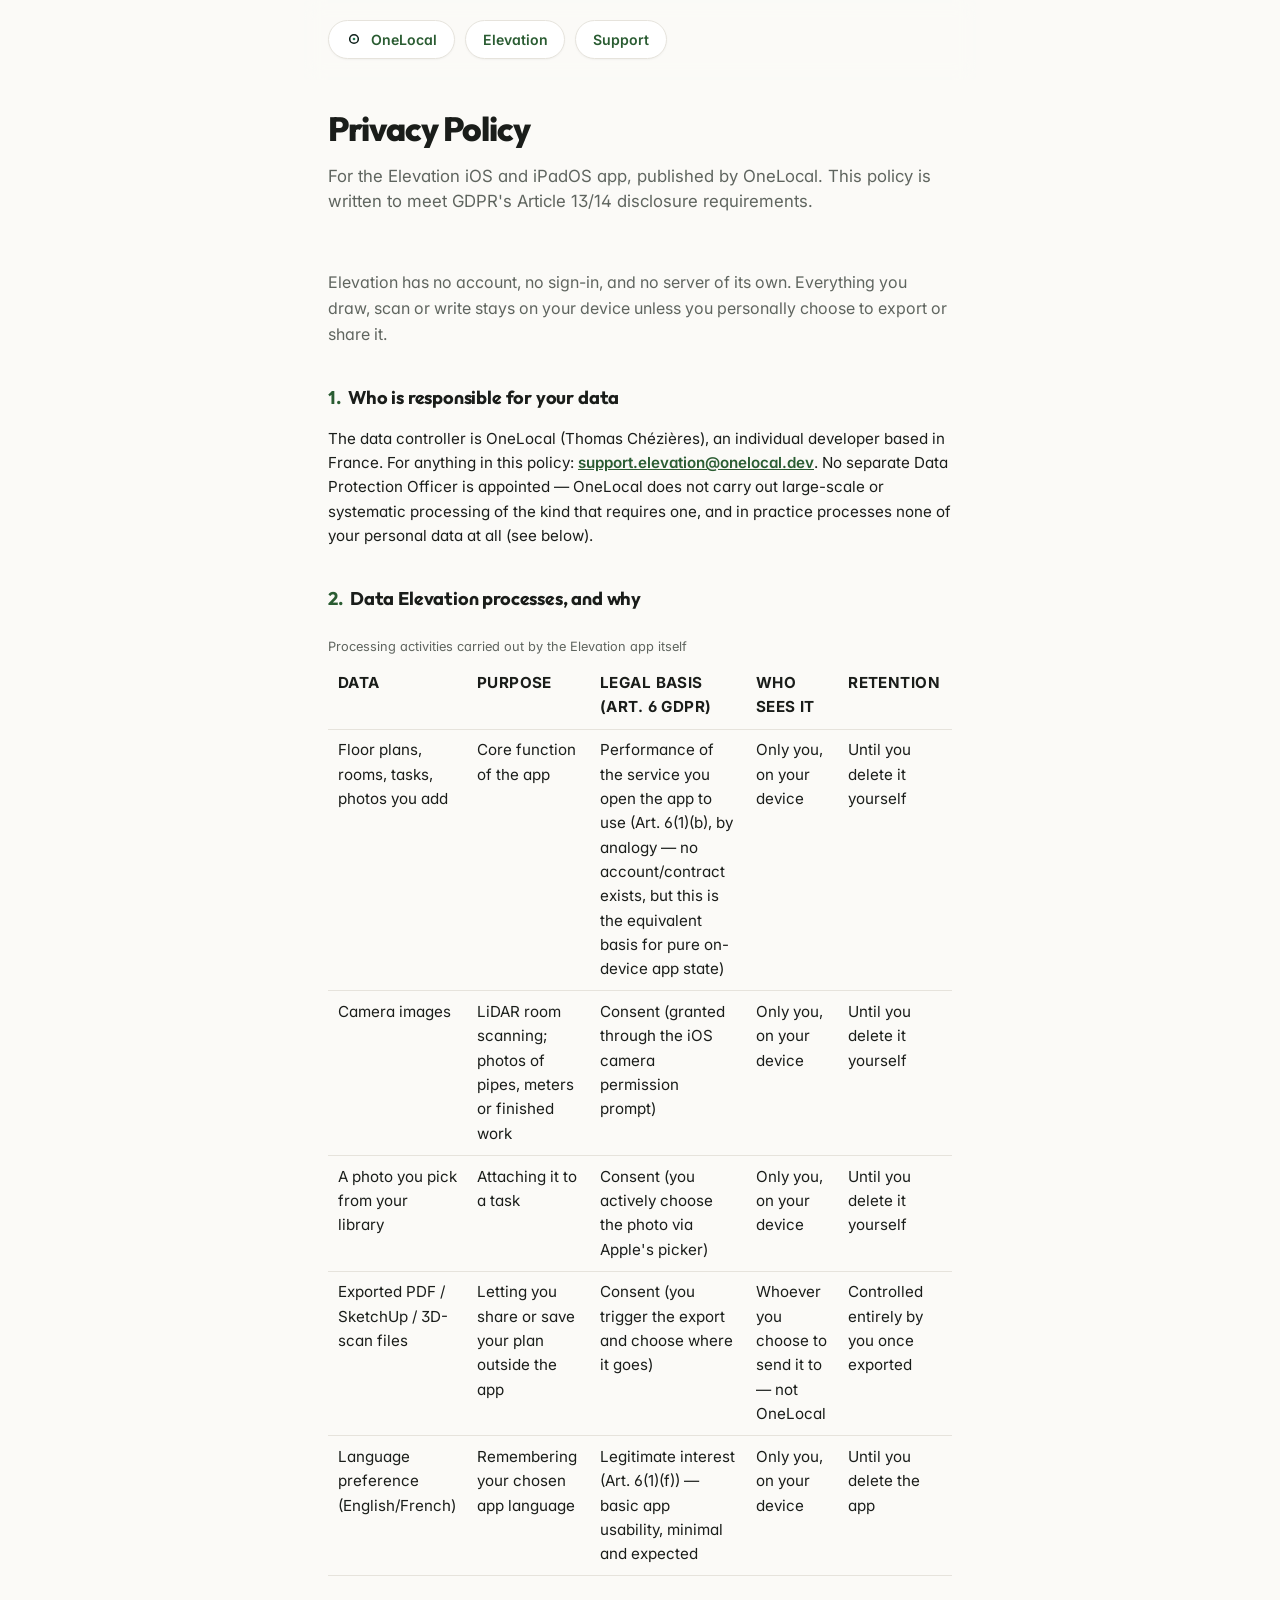
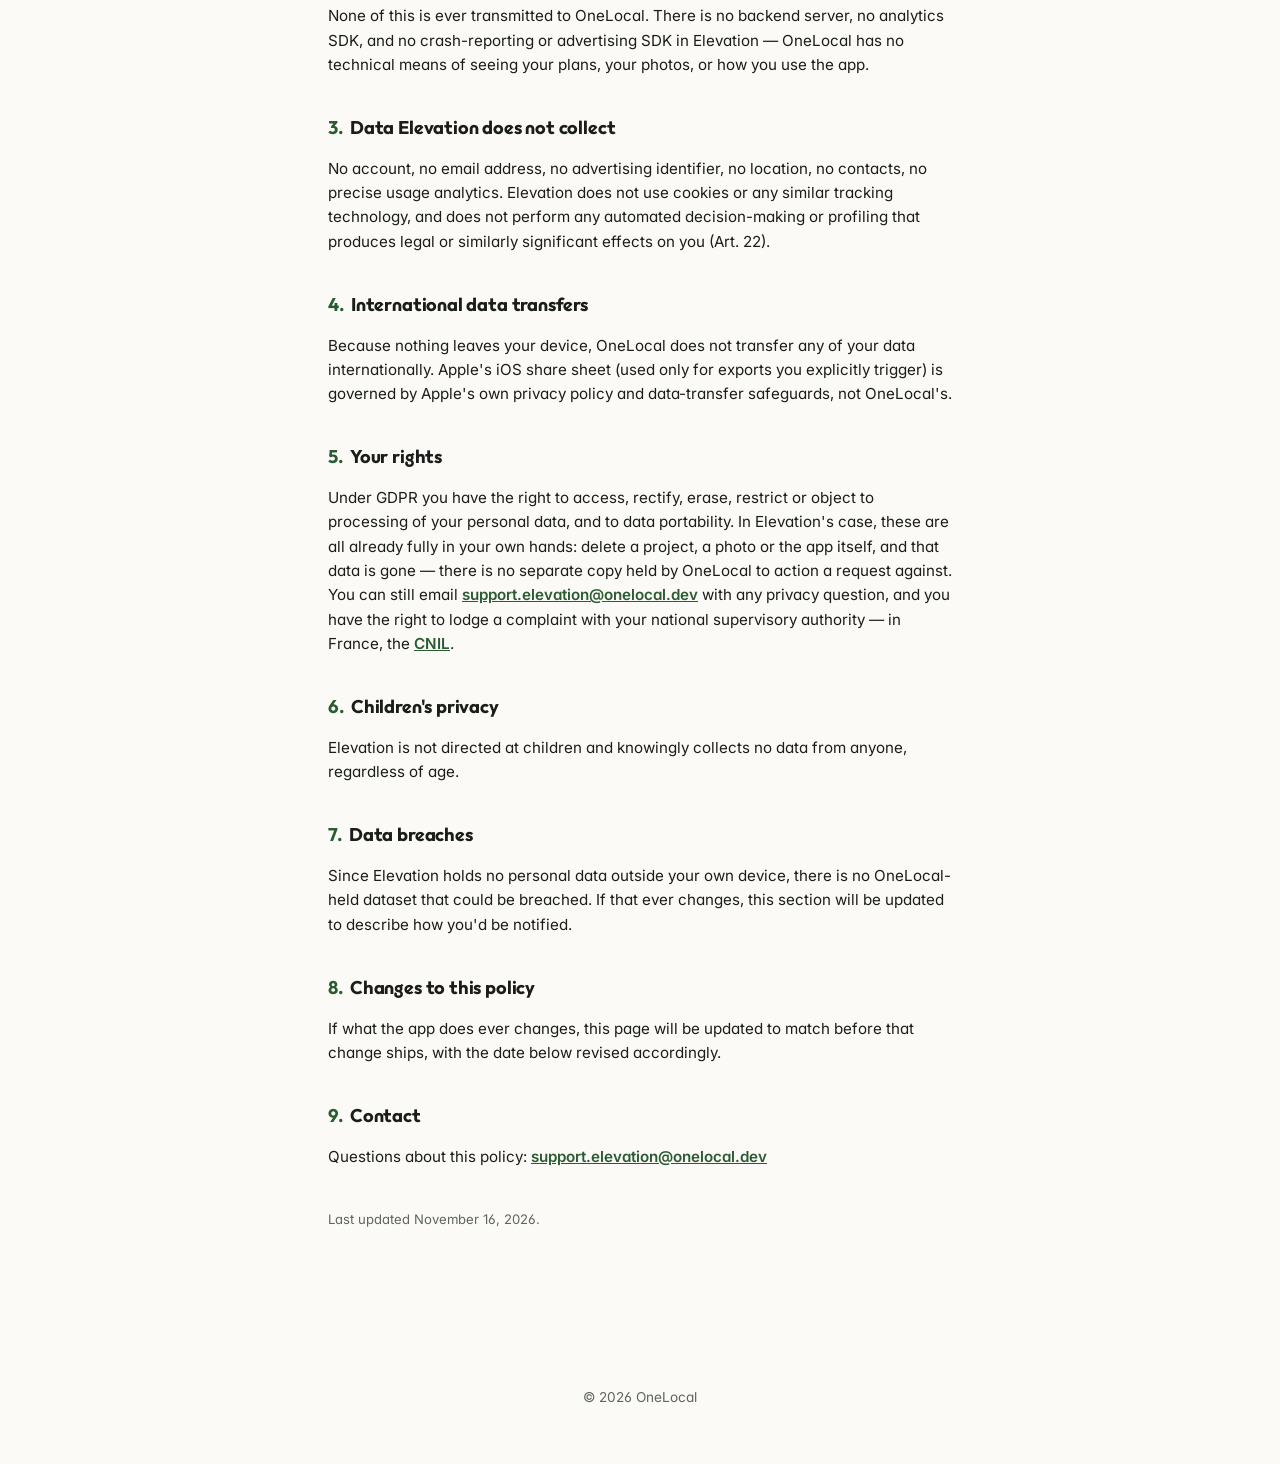
<file: elevation/privacy/index.html>
<!DOCTYPE html>
<html lang="en">
<head>
<meta charset="UTF-8">
<meta name="viewport" content="width=device-width, initial-scale=1.0">
<meta name="color-scheme" content="light dark">
<title>Privacy Policy — Elevation</title>
<meta name="description" content="Elevation's GDPR privacy policy: what data the app processes, the legal basis for each, and your rights.">
<link rel="canonical" href="https://onelocal.dev/elevation/privacy/">
<meta name="robots" content="index, follow">
<link rel="icon" type="image/png" href="/assets/onelocal-mark-512.png">
<link rel="apple-touch-icon" href="/assets/onelocal-mark-512.png">
<link rel="preconnect" href="https://fonts.googleapis.com">
<link rel="preconnect" href="https://fonts.gstatic.com" crossorigin>
<link href="https://fonts.googleapis.com/css2?family=Inter:wght@400;500;600;700;800&family=Outfit:wght@500;600;700;800&display=swap" rel="stylesheet">
<link rel="stylesheet" href="/assets/site.css">
<style>
  nav { max-width: 42rem; margin: 0 auto; }
  header { padding: 1.5rem 1.5rem 2.5rem; max-width: 42rem; margin: 0 auto; }
  header h1 { font-size: 2.1rem; font-weight: 800; margin: 0 0 0.6rem; letter-spacing: -0.03em; }
  header p { font-size: 1.05rem; color: var(--muted); margin: 0; }
  main { max-width: 42rem; margin: 0 auto; padding: 0 1.5rem 6rem; }
  main h2 { font-size: 1.15rem; font-weight: 700; letter-spacing: -0.01em; margin: 2.3rem 0 0.7rem; }
  main h2 .num { color: var(--accent-dark); margin-right: 0.4rem; }
  main p, main li, main td, main th { font-size: 0.95rem; line-height: 1.6; color: var(--text); }
  main ul { padding-left: 1.3rem; }
  main li { margin-bottom: 0.5rem; }
  main a { color: var(--accent-dark); font-weight: 600; }
  .intro { font-size: 1rem; color: var(--muted); }
  table { width: 100%; border-collapse: collapse; margin: 0.8rem 0; font-size: 0.88rem; }
  caption { text-align: left; font-size: 0.8rem; color: var(--muted); margin-bottom: 0.4rem; }
  th, td { text-align: left; padding: 0.55rem 0.6rem; border-bottom: 1px solid var(--border); vertical-align: top; }
  th { font-size: 0.75rem; text-transform: uppercase; letter-spacing: 0.03em; color: var(--muted); font-weight: 700; }
  .table-wrap { overflow-x: auto; }
  .updated { font-size: 0.82rem; color: var(--muted); margin-top: 2.5rem; }
</style>
</head>
<body>
  <nav>
    <a href="/"><img class="brand-mark" src="/assets/onelocal-mark.svg" alt=""> OneLocal</a>
    <a href="/elevation/">Elevation</a>
    <a href="/elevation/support/">Support</a>
  </nav>
  <header>
    <h1>Privacy Policy</h1>
    <p>For the Elevation iOS and iPadOS app, published by OneLocal. This policy is written to meet GDPR's Article 13/14 disclosure requirements.</p>
  </header>
  <main>
    <p class="intro">Elevation has no account, no sign-in, and no server of its own. Everything you draw, scan or write stays on your device unless you personally choose to export or share it.</p>

    <h2><span class="num">1.</span>Who is responsible for your data</h2>
    <p>The data controller is OneLocal (Thomas Chézières), an individual developer based in France. For anything in this policy: <a href="mailto:support.elevation@onelocal.dev">support.elevation@onelocal.dev</a>. No separate Data Protection Officer is appointed — OneLocal does not carry out large-scale or systematic processing of the kind that requires one, and in practice processes none of your personal data at all (see below).</p>

    <h2><span class="num">2.</span>Data Elevation processes, and why</h2>
    <div class="table-wrap">
    <table>
      <caption>Processing activities carried out by the Elevation app itself</caption>
      <tr><th>Data</th><th>Purpose</th><th>Legal basis (Art. 6 GDPR)</th><th>Who sees it</th><th>Retention</th></tr>
      <tr><td>Floor plans, rooms, tasks, photos you add</td><td>Core function of the app</td><td>Performance of the service you open the app to use (Art. 6(1)(b), by analogy — no account/contract exists, but this is the equivalent basis for pure on-device app state)</td><td>Only you, on your device</td><td>Until you delete it yourself</td></tr>
      <tr><td>Camera images</td><td>LiDAR room scanning; photos of pipes, meters or finished work</td><td>Consent (granted through the iOS camera permission prompt)</td><td>Only you, on your device</td><td>Until you delete it yourself</td></tr>
      <tr><td>A photo you pick from your library</td><td>Attaching it to a task</td><td>Consent (you actively choose the photo via Apple's picker)</td><td>Only you, on your device</td><td>Until you delete it yourself</td></tr>
      <tr><td>Exported PDF / SketchUp / 3D-scan files</td><td>Letting you share or save your plan outside the app</td><td>Consent (you trigger the export and choose where it goes)</td><td>Whoever you choose to send it to — not OneLocal</td><td>Controlled entirely by you once exported</td></tr>
      <tr><td>Language preference (English/French)</td><td>Remembering your chosen app language</td><td>Legitimate interest (Art. 6(1)(f)) — basic app usability, minimal and expected</td><td>Only you, on your device</td><td>Until you delete the app</td></tr>
    </table>
    </div>
    <p>None of this is ever transmitted to OneLocal. There is no backend server, no analytics SDK, and no crash-reporting or advertising SDK in Elevation — OneLocal has no technical means of seeing your plans, your photos, or how you use the app.</p>

    <h2><span class="num">3.</span>Data Elevation does not collect</h2>
    <p>No account, no email address, no advertising identifier, no location, no contacts, no precise usage analytics. Elevation does not use cookies or any similar tracking technology, and does not perform any automated decision-making or profiling that produces legal or similarly significant effects on you (Art. 22).</p>

    <h2><span class="num">4.</span>International data transfers</h2>
    <p>Because nothing leaves your device, OneLocal does not transfer any of your data internationally. Apple's iOS share sheet (used only for exports you explicitly trigger) is governed by Apple's own privacy policy and data-transfer safeguards, not OneLocal's.</p>

    <h2><span class="num">5.</span>Your rights</h2>
    <p>Under GDPR you have the right to access, rectify, erase, restrict or object to processing of your personal data, and to data portability. In Elevation's case, these are all already fully in your own hands: delete a project, a photo or the app itself, and that data is gone — there is no separate copy held by OneLocal to action a request against. You can still email <a href="mailto:support.elevation@onelocal.dev">support.elevation@onelocal.dev</a> with any privacy question, and you have the right to lodge a complaint with your national supervisory authority — in France, the <a href="https://www.cnil.fr/">CNIL</a>.</p>

    <h2><span class="num">6.</span>Children's privacy</h2>
    <p>Elevation is not directed at children and knowingly collects no data from anyone, regardless of age.</p>

    <h2><span class="num">7.</span>Data breaches</h2>
    <p>Since Elevation holds no personal data outside your own device, there is no OneLocal-held dataset that could be breached. If that ever changes, this section will be updated to describe how you'd be notified.</p>

    <h2><span class="num">8.</span>Changes to this policy</h2>
    <p>If what the app does ever changes, this page will be updated to match before that change ships, with the date below revised accordingly.</p>

    <h2><span class="num">9.</span>Contact</h2>
    <p>Questions about this policy: <a href="mailto:support.elevation@onelocal.dev">support.elevation@onelocal.dev</a></p>

    <p class="updated">Last updated November 16, 2026.</p>
  </main>
  <footer>
    &copy; 2026 OneLocal
  </footer>
</body>
</html>
</file>
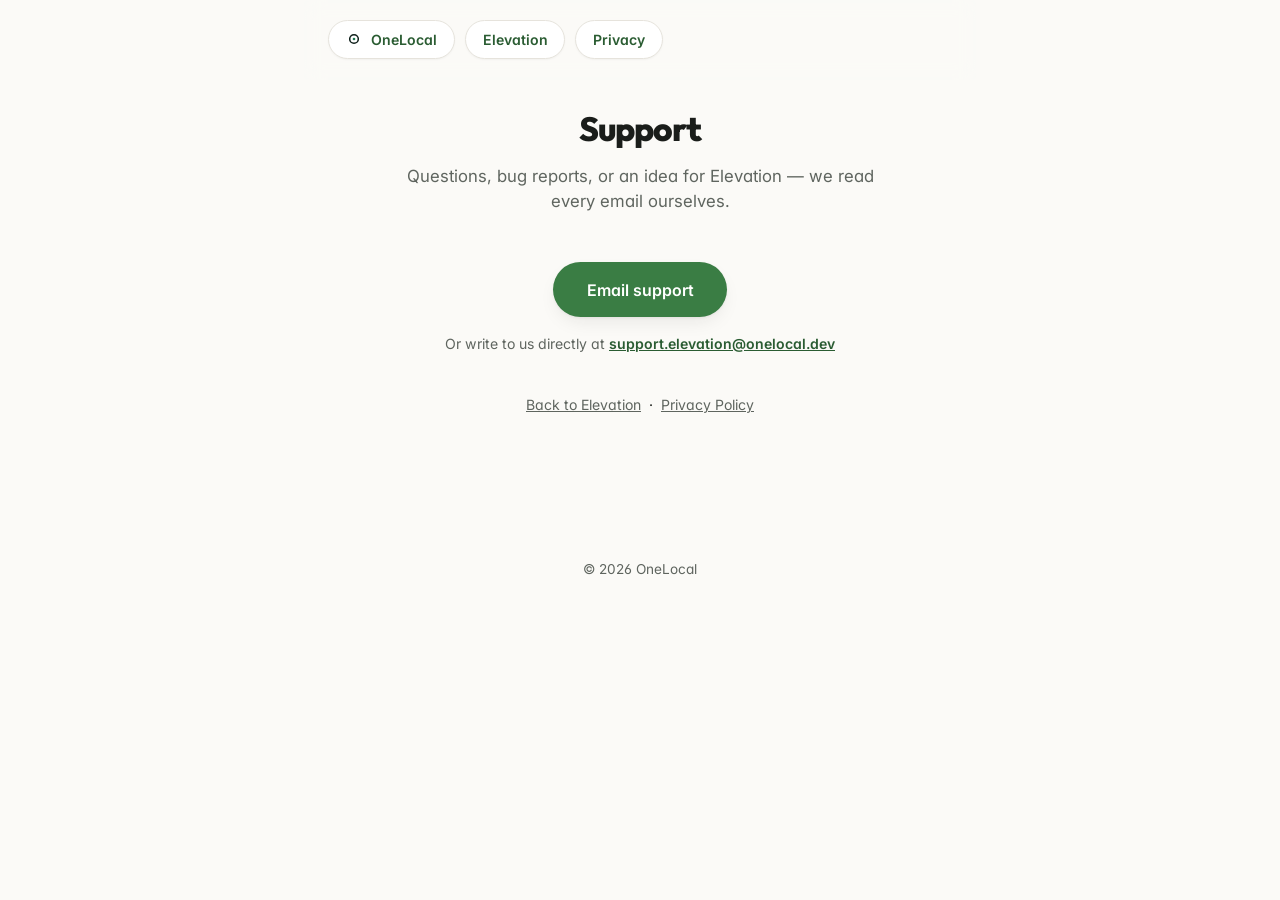
<file: elevation/support/index.html>
<!DOCTYPE html>
<html lang="en">
<head>
<meta charset="UTF-8">
<meta name="viewport" content="width=device-width, initial-scale=1.0">
<meta name="color-scheme" content="light dark">
<title>Support — Elevation</title>
<meta name="description" content="Get help with Elevation — questions, bug reports, and feature requests.">
<link rel="canonical" href="https://onelocal.dev/elevation/support/">
<meta name="robots" content="index, follow">
<link rel="icon" type="image/png" href="../images/logo.png">
<link rel="apple-touch-icon" href="../images/logo.png">
<link rel="preconnect" href="https://fonts.googleapis.com">
<link rel="preconnect" href="https://fonts.gstatic.com" crossorigin>
<link href="https://fonts.googleapis.com/css2?family=Inter:wght@400;500;600;700;800&family=Outfit:wght@500;600;700;800&display=swap" rel="stylesheet">
<link rel="stylesheet" href="/assets/site.css">
<style>
  nav { max-width: 42rem; margin: 0 auto; }
  header { padding: 1.5rem 1.5rem 2.5rem; max-width: 42rem; margin: 0 auto; text-align: center; }
  header h1 { font-size: 2.1rem; font-weight: 800; margin: 0 0 0.6rem; letter-spacing: -0.03em; }
  header p { font-size: 1.05rem; color: var(--muted); margin: 0 auto; max-width: 30rem; }
  main { max-width: 42rem; margin: 0 auto; padding: 0 1.5rem 6rem; text-align: center; }
  .mail-button {
    display: inline-block;
    background: var(--accent);
    color: #fff;
    font-size: 1rem;
    font-weight: 600;
    text-decoration: none;
    padding: 0.95rem 2.1rem;
    border-radius: 999px;
    margin-top: 0.5rem;
    box-shadow: var(--shadow-md);
    transition: background 0.18s ease, transform 0.18s cubic-bezier(.16,1,.3,1), box-shadow 0.18s ease;
  }
  .mail-button:hover { background: var(--accent-dark); transform: translateY(-2px); box-shadow: var(--shadow-lg); }
  .email { margin-top: 1rem; font-size: 0.88rem; color: var(--muted); }
  .email a { color: var(--accent-dark); font-weight: 600; }
  .links-row { margin-top: 2.5rem; font-size: 0.88rem; }
  .links-row a { color: var(--muted); text-decoration: underline; margin: 0 0.5rem; }
</style>
</head>
<body>
  <nav>
    <a href="/"><img class="brand-mark" src="/assets/onelocal-mark.svg" alt=""> OneLocal</a>
    <a href="/elevation/">Elevation</a>
    <a href="/elevation/privacy/">Privacy</a>
  </nav>
  <header>
    <h1>Support</h1>
    <p>Questions, bug reports, or an idea for Elevation — we read every email ourselves.</p>
  </header>
  <main>
    <a class="mail-button" href="mailto:support.elevation@onelocal.dev?subject=Elevation%20support">Email support</a>
    <p class="email">Or write to us directly at <a href="mailto:support.elevation@onelocal.dev">support.elevation@onelocal.dev</a></p>
    <div class="links-row">
      <a href="/elevation/">Back to Elevation</a>&middot;<a href="/elevation/privacy/">Privacy Policy</a>
    </div>
  </main>
  <footer>
    &copy; 2026 OneLocal
  </footer>
</body>
</html>
</file>
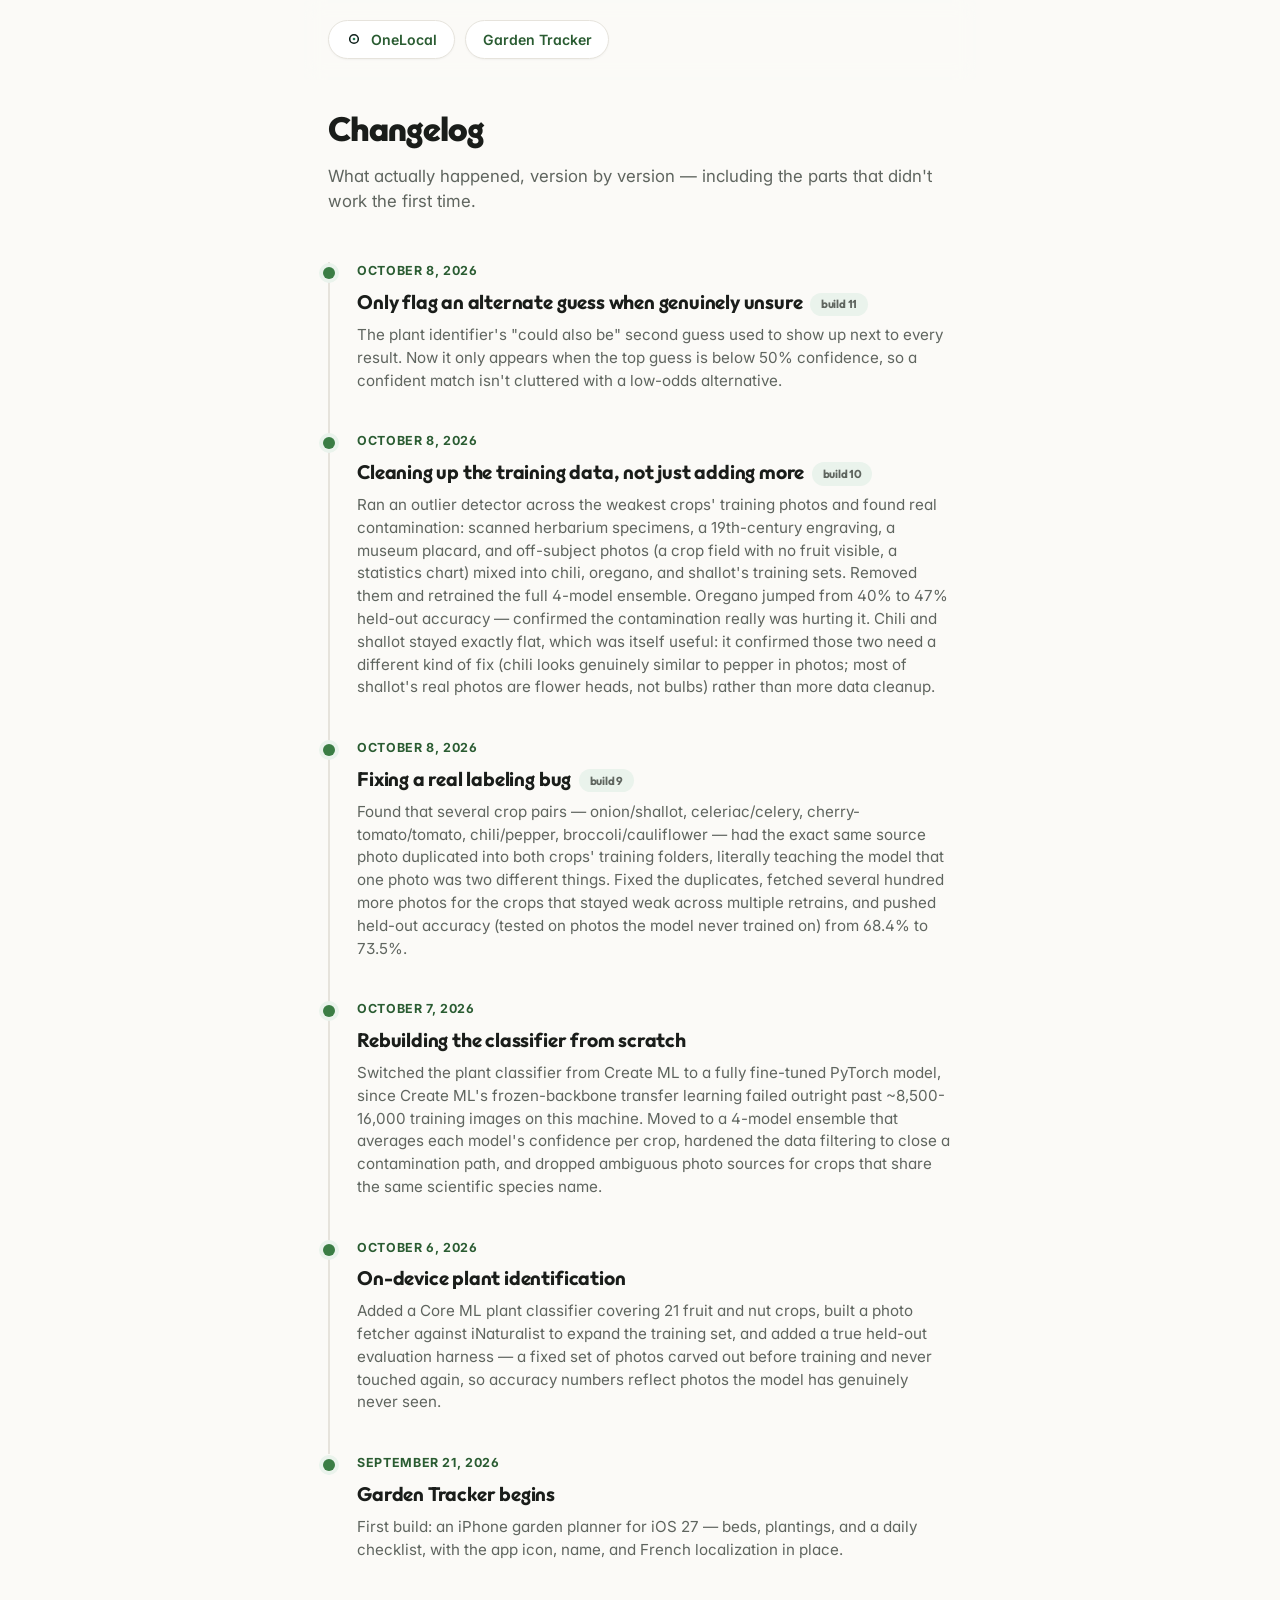
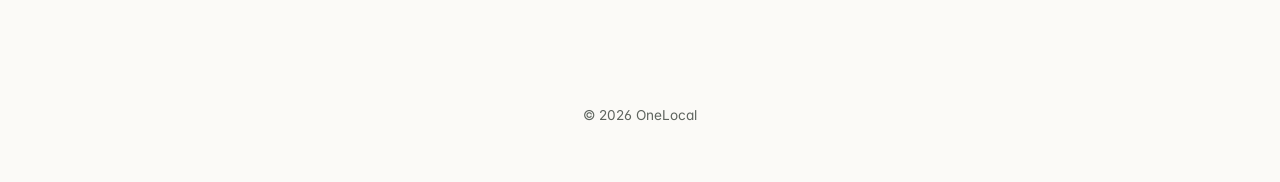
<file: garden-tracker/changelog/index.html>
<!DOCTYPE html>
<html lang="en">
<head>
<meta charset="UTF-8">
<meta name="viewport" content="width=device-width, initial-scale=1.0">
<meta name="color-scheme" content="light dark">
<title>Changelog — Garden Tracker</title>
<meta name="description" content="How Garden Tracker got built, version by version — including the real work behind its on-device plant identification model.">
<link rel="canonical" href="https://onelocal.dev/garden-tracker/changelog/">
<meta name="robots" content="index, follow">
<link rel="icon" type="image/png" href="../images/logo.png">
<link rel="apple-touch-icon" href="../images/logo.png">
<link rel="preconnect" href="https://fonts.googleapis.com">
<link rel="preconnect" href="https://fonts.gstatic.com" crossorigin>
<link href="https://fonts.googleapis.com/css2?family=Inter:wght@400;500;600;700;800&family=Outfit:wght@500;600;700;800&display=swap" rel="stylesheet">
<link rel="stylesheet" href="/assets/site.css">
<style>
  nav {
    max-width: 42rem;
    margin: 0 auto;
  }
  header {
    padding: 1.5rem 1.5rem 3rem;
    max-width: 42rem;
    margin: 0 auto;
  }
  header h1 {
    font-size: 2.1rem;
    font-weight: 800;
    margin: 0 0 0.6rem;
    letter-spacing: -0.03em;
  }
  header p {
    font-size: 1.05rem;
    color: var(--muted);
    margin: 0;
  }
  main {
    max-width: 42rem;
    margin: 0 auto;
    padding: 0 1.5rem 6rem;
  }
  .entry {
    position: relative;
    padding: 0 0 2.5rem 1.7rem;
    border-left: 2px solid var(--border);
  }
  .entry:last-child {
    border-left: 2px solid transparent;
    padding-bottom: 0;
  }
  .entry::before {
    content: "";
    position: absolute;
    left: -7px;
    top: 0.3rem;
    width: 12px;
    height: 12px;
    border-radius: 50%;
    background: var(--accent);
    box-shadow: 0 0 0 4px var(--accent-light);
  }
  .entry .date {
    font-size: 0.78rem;
    font-weight: 700;
    text-transform: uppercase;
    letter-spacing: 0.05em;
    color: var(--accent-dark);
  }
  .entry h2 {
    margin: 0.35rem 0 0.45rem;
    font-size: 1.22rem;
    font-weight: 700;
    letter-spacing: -0.01em;
  }
  .entry .version {
    display: inline-block;
    font-size: 0.72rem;
    font-weight: 700;
    color: var(--muted);
    background: var(--accent-light);
    border-radius: 999px;
    padding: 0.18rem 0.65rem;
    margin-left: 0.5rem;
    vertical-align: middle;
  }
  .entry p {
    margin: 0.5rem 0 0;
    color: var(--muted);
    font-size: 0.95rem;
  }
</style>
</head>
<body>
  <nav>
    <a href="/"><img class="brand-mark" src="/assets/onelocal-mark.svg" alt=""> OneLocal</a>
    <a href="/garden-tracker/">Garden Tracker</a>
  </nav>
  <header>
    <h1>Changelog</h1>
    <p>What actually happened, version by version — including the parts that didn't work the first time.</p>
  </header>
  <main>

    <div class="entry">
      <div class="date">October 8, 2026</div>
      <h2>Only flag an alternate guess when genuinely unsure<span class="version">build 11</span></h2>
      <p>The plant identifier's "could also be" second guess used to show up next to every result. Now it only appears when the top guess is below 50% confidence, so a confident match isn't cluttered with a low-odds alternative.</p>
    </div>

    <div class="entry">
      <div class="date">October 8, 2026</div>
      <h2>Cleaning up the training data, not just adding more<span class="version">build 10</span></h2>
      <p>Ran an outlier detector across the weakest crops' training photos and found real contamination: scanned herbarium specimens, a 19th-century engraving, a museum placard, and off-subject photos (a crop field with no fruit visible, a statistics chart) mixed into chili, oregano, and shallot's training sets. Removed them and retrained the full 4-model ensemble. Oregano jumped from 40% to 47% held-out accuracy — confirmed the contamination really was hurting it. Chili and shallot stayed exactly flat, which was itself useful: it confirmed those two need a different kind of fix (chili looks genuinely similar to pepper in photos; most of shallot's real photos are flower heads, not bulbs) rather than more data cleanup.</p>
    </div>

    <div class="entry">
      <div class="date">October 8, 2026</div>
      <h2>Fixing a real labeling bug<span class="version">build 9</span></h2>
      <p>Found that several crop pairs — onion/shallot, celeriac/celery, cherry-tomato/tomato, chili/pepper, broccoli/cauliflower — had the exact same source photo duplicated into both crops' training folders, literally teaching the model that one photo was two different things. Fixed the duplicates, fetched several hundred more photos for the crops that stayed weak across multiple retrains, and pushed held-out accuracy (tested on photos the model never trained on) from 68.4% to 73.5%.</p>
    </div>

    <div class="entry">
      <div class="date">October 7, 2026</div>
      <h2>Rebuilding the classifier from scratch</h2>
      <p>Switched the plant classifier from Create ML to a fully fine-tuned PyTorch model, since Create ML's frozen-backbone transfer learning failed outright past ~8,500-16,000 training images on this machine. Moved to a 4-model ensemble that averages each model's confidence per crop, hardened the data filtering to close a contamination path, and dropped ambiguous photo sources for crops that share the same scientific species name.</p>
    </div>

    <div class="entry">
      <div class="date">October 6, 2026</div>
      <h2>On-device plant identification</h2>
      <p>Added a Core ML plant classifier covering 21 fruit and nut crops, built a photo fetcher against iNaturalist to expand the training set, and added a true held-out evaluation harness — a fixed set of photos carved out before training and never touched again, so accuracy numbers reflect photos the model has genuinely never seen.</p>
    </div>

    <div class="entry">
      <div class="date">September 21, 2026</div>
      <h2>Garden Tracker begins</h2>
      <p>First build: an iPhone garden planner for iOS 27 — beds, plantings, and a daily checklist, with the app icon, name, and French localization in place.</p>
    </div>

  </main>
  <footer>
    &copy; 2026 OneLocal
  </footer>
</body>
</html>
</file>
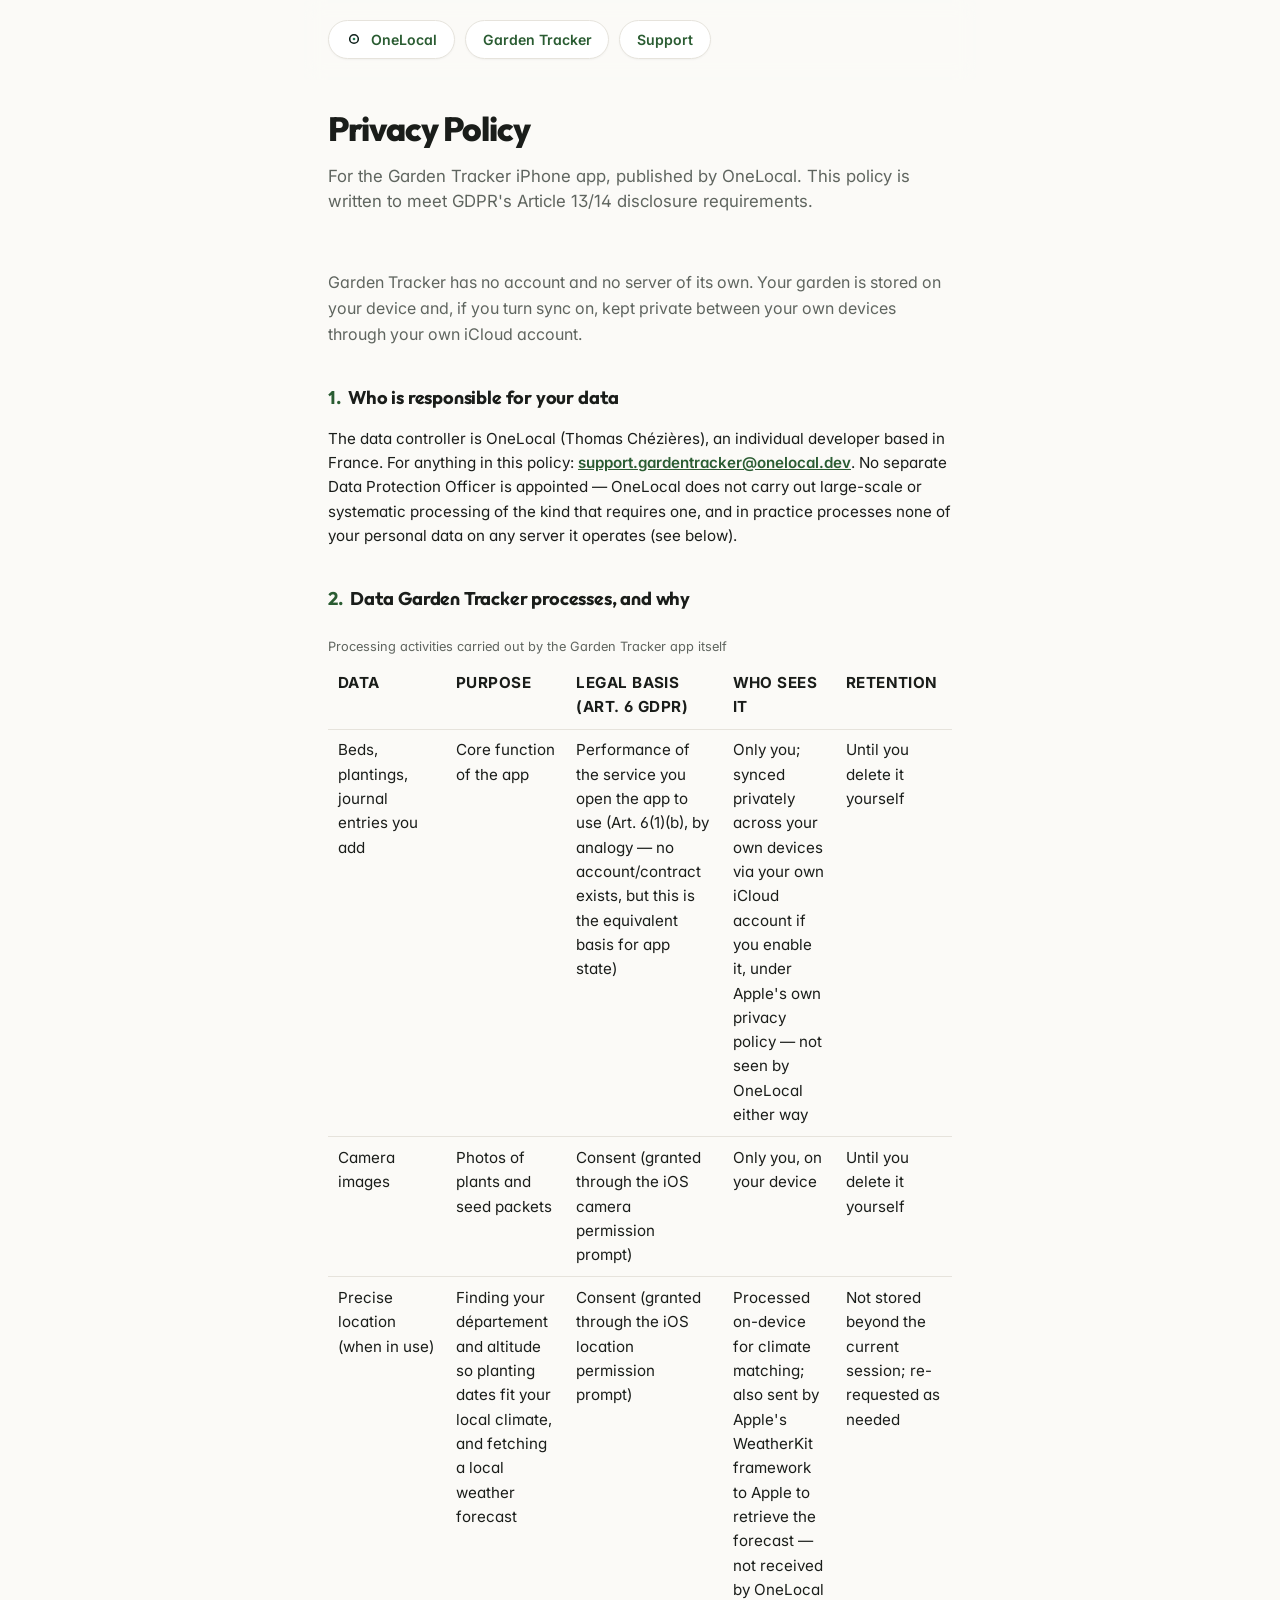
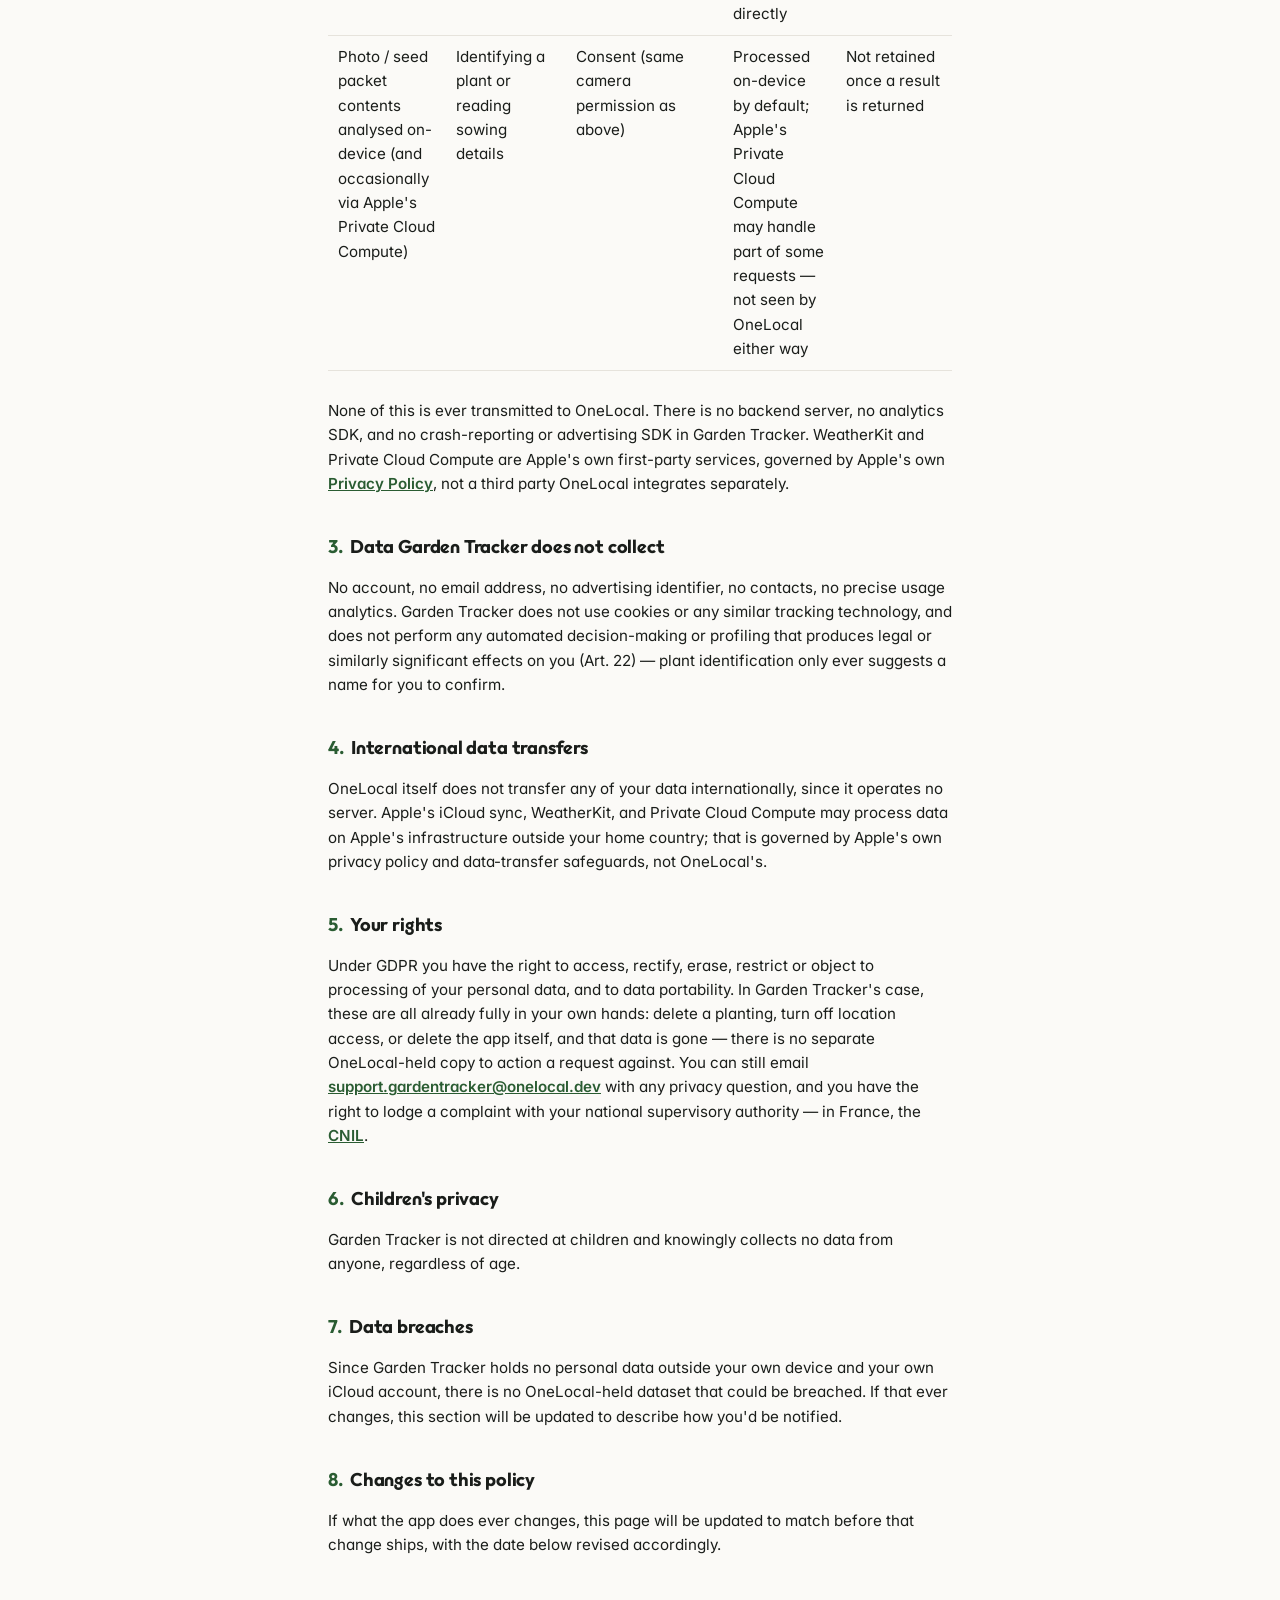
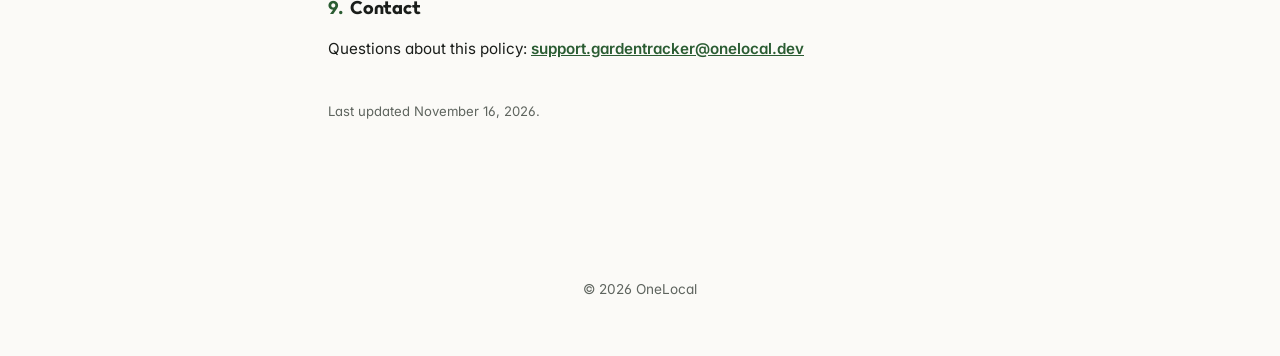
<file: garden-tracker/privacy/index.html>
<!DOCTYPE html>
<html lang="en">
<head>
<meta charset="UTF-8">
<meta name="viewport" content="width=device-width, initial-scale=1.0">
<meta name="color-scheme" content="light dark">
<title>Privacy Policy — Garden Tracker</title>
<meta name="description" content="Garden Tracker's GDPR privacy policy: what data the app processes, the legal basis for each, and your rights.">
<link rel="canonical" href="https://onelocal.dev/garden-tracker/privacy/">
<meta name="robots" content="index, follow">
<link rel="icon" type="image/png" href="../images/logo.png">
<link rel="apple-touch-icon" href="../images/logo.png">
<link rel="preconnect" href="https://fonts.googleapis.com">
<link rel="preconnect" href="https://fonts.gstatic.com" crossorigin>
<link href="https://fonts.googleapis.com/css2?family=Inter:wght@400;500;600;700;800&family=Outfit:wght@500;600;700;800&display=swap" rel="stylesheet">
<link rel="stylesheet" href="/assets/site.css">
<style>
  nav { max-width: 42rem; margin: 0 auto; }
  header { padding: 1.5rem 1.5rem 2.5rem; max-width: 42rem; margin: 0 auto; }
  header h1 { font-size: 2.1rem; font-weight: 800; margin: 0 0 0.6rem; letter-spacing: -0.03em; }
  header p { font-size: 1.05rem; color: var(--muted); margin: 0; }
  main { max-width: 42rem; margin: 0 auto; padding: 0 1.5rem 6rem; }
  main h2 { font-size: 1.15rem; font-weight: 700; letter-spacing: -0.01em; margin: 2.3rem 0 0.7rem; }
  main h2 .num { color: var(--accent-dark); margin-right: 0.4rem; }
  main p, main li, main td, main th { font-size: 0.95rem; line-height: 1.6; color: var(--text); }
  main ul { padding-left: 1.3rem; }
  main li { margin-bottom: 0.5rem; }
  main a { color: var(--accent-dark); font-weight: 600; }
  .intro { font-size: 1rem; color: var(--muted); }
  table { width: 100%; border-collapse: collapse; margin: 0.8rem 0; font-size: 0.88rem; }
  caption { text-align: left; font-size: 0.8rem; color: var(--muted); margin-bottom: 0.4rem; }
  th, td { text-align: left; padding: 0.55rem 0.6rem; border-bottom: 1px solid var(--border); vertical-align: top; }
  th { font-size: 0.75rem; text-transform: uppercase; letter-spacing: 0.03em; color: var(--muted); font-weight: 700; }
  .table-wrap { overflow-x: auto; }
  .updated { font-size: 0.82rem; color: var(--muted); margin-top: 2.5rem; }
</style>
</head>
<body>
  <nav>
    <a href="/"><img class="brand-mark" src="/assets/onelocal-mark.svg" alt=""> OneLocal</a>
    <a href="/garden-tracker/">Garden Tracker</a>
    <a href="/garden-tracker/support/">Support</a>
  </nav>
  <header>
    <h1>Privacy Policy</h1>
    <p>For the Garden Tracker iPhone app, published by OneLocal. This policy is written to meet GDPR's Article 13/14 disclosure requirements.</p>
  </header>
  <main>
    <p class="intro">Garden Tracker has no account and no server of its own. Your garden is stored on your device and, if you turn sync on, kept private between your own devices through your own iCloud account.</p>

    <h2><span class="num">1.</span>Who is responsible for your data</h2>
    <p>The data controller is OneLocal (Thomas Chézières), an individual developer based in France. For anything in this policy: <a href="mailto:support.gardentracker@onelocal.dev">support.gardentracker@onelocal.dev</a>. No separate Data Protection Officer is appointed — OneLocal does not carry out large-scale or systematic processing of the kind that requires one, and in practice processes none of your personal data on any server it operates (see below).</p>

    <h2><span class="num">2.</span>Data Garden Tracker processes, and why</h2>
    <div class="table-wrap">
    <table>
      <caption>Processing activities carried out by the Garden Tracker app itself</caption>
      <tr><th>Data</th><th>Purpose</th><th>Legal basis (Art. 6 GDPR)</th><th>Who sees it</th><th>Retention</th></tr>
      <tr><td>Beds, plantings, journal entries you add</td><td>Core function of the app</td><td>Performance of the service you open the app to use (Art. 6(1)(b), by analogy — no account/contract exists, but this is the equivalent basis for app state)</td><td>Only you; synced privately across your own devices via your own iCloud account if you enable it, under Apple's own privacy policy — not seen by OneLocal either way</td><td>Until you delete it yourself</td></tr>
      <tr><td>Camera images</td><td>Photos of plants and seed packets</td><td>Consent (granted through the iOS camera permission prompt)</td><td>Only you, on your device</td><td>Until you delete it yourself</td></tr>
      <tr><td>Precise location (when in use)</td><td>Finding your département and altitude so planting dates fit your local climate, and fetching a local weather forecast</td><td>Consent (granted through the iOS location permission prompt)</td><td>Processed on-device for climate matching; also sent by Apple's WeatherKit framework to Apple to retrieve the forecast — not received by OneLocal directly</td><td>Not stored beyond the current session; re-requested as needed</td></tr>
      <tr><td>Photo / seed packet contents analysed on-device (and occasionally via Apple's Private Cloud Compute)</td><td>Identifying a plant or reading sowing details</td><td>Consent (same camera permission as above)</td><td>Processed on-device by default; Apple's Private Cloud Compute may handle part of some requests — not seen by OneLocal either way</td><td>Not retained once a result is returned</td></tr>
    </table>
    </div>
    <p>None of this is ever transmitted to OneLocal. There is no backend server, no analytics SDK, and no crash-reporting or advertising SDK in Garden Tracker. WeatherKit and Private Cloud Compute are Apple's own first-party services, governed by Apple's own <a href="https://www.apple.com/legal/privacy/">Privacy Policy</a>, not a third party OneLocal integrates separately.</p>

    <h2><span class="num">3.</span>Data Garden Tracker does not collect</h2>
    <p>No account, no email address, no advertising identifier, no contacts, no precise usage analytics. Garden Tracker does not use cookies or any similar tracking technology, and does not perform any automated decision-making or profiling that produces legal or similarly significant effects on you (Art. 22) — plant identification only ever suggests a name for you to confirm.</p>

    <h2><span class="num">4.</span>International data transfers</h2>
    <p>OneLocal itself does not transfer any of your data internationally, since it operates no server. Apple's iCloud sync, WeatherKit, and Private Cloud Compute may process data on Apple's infrastructure outside your home country; that is governed by Apple's own privacy policy and data-transfer safeguards, not OneLocal's.</p>

    <h2><span class="num">5.</span>Your rights</h2>
    <p>Under GDPR you have the right to access, rectify, erase, restrict or object to processing of your personal data, and to data portability. In Garden Tracker's case, these are all already fully in your own hands: delete a planting, turn off location access, or delete the app itself, and that data is gone — there is no separate OneLocal-held copy to action a request against. You can still email <a href="mailto:support.gardentracker@onelocal.dev">support.gardentracker@onelocal.dev</a> with any privacy question, and you have the right to lodge a complaint with your national supervisory authority — in France, the <a href="https://www.cnil.fr/">CNIL</a>.</p>

    <h2><span class="num">6.</span>Children's privacy</h2>
    <p>Garden Tracker is not directed at children and knowingly collects no data from anyone, regardless of age.</p>

    <h2><span class="num">7.</span>Data breaches</h2>
    <p>Since Garden Tracker holds no personal data outside your own device and your own iCloud account, there is no OneLocal-held dataset that could be breached. If that ever changes, this section will be updated to describe how you'd be notified.</p>

    <h2><span class="num">8.</span>Changes to this policy</h2>
    <p>If what the app does ever changes, this page will be updated to match before that change ships, with the date below revised accordingly.</p>

    <h2><span class="num">9.</span>Contact</h2>
    <p>Questions about this policy: <a href="mailto:support.gardentracker@onelocal.dev">support.gardentracker@onelocal.dev</a></p>

    <p class="updated">Last updated November 16, 2026.</p>
  </main>
  <footer>
    &copy; 2026 OneLocal
  </footer>
</body>
</html>
</file>
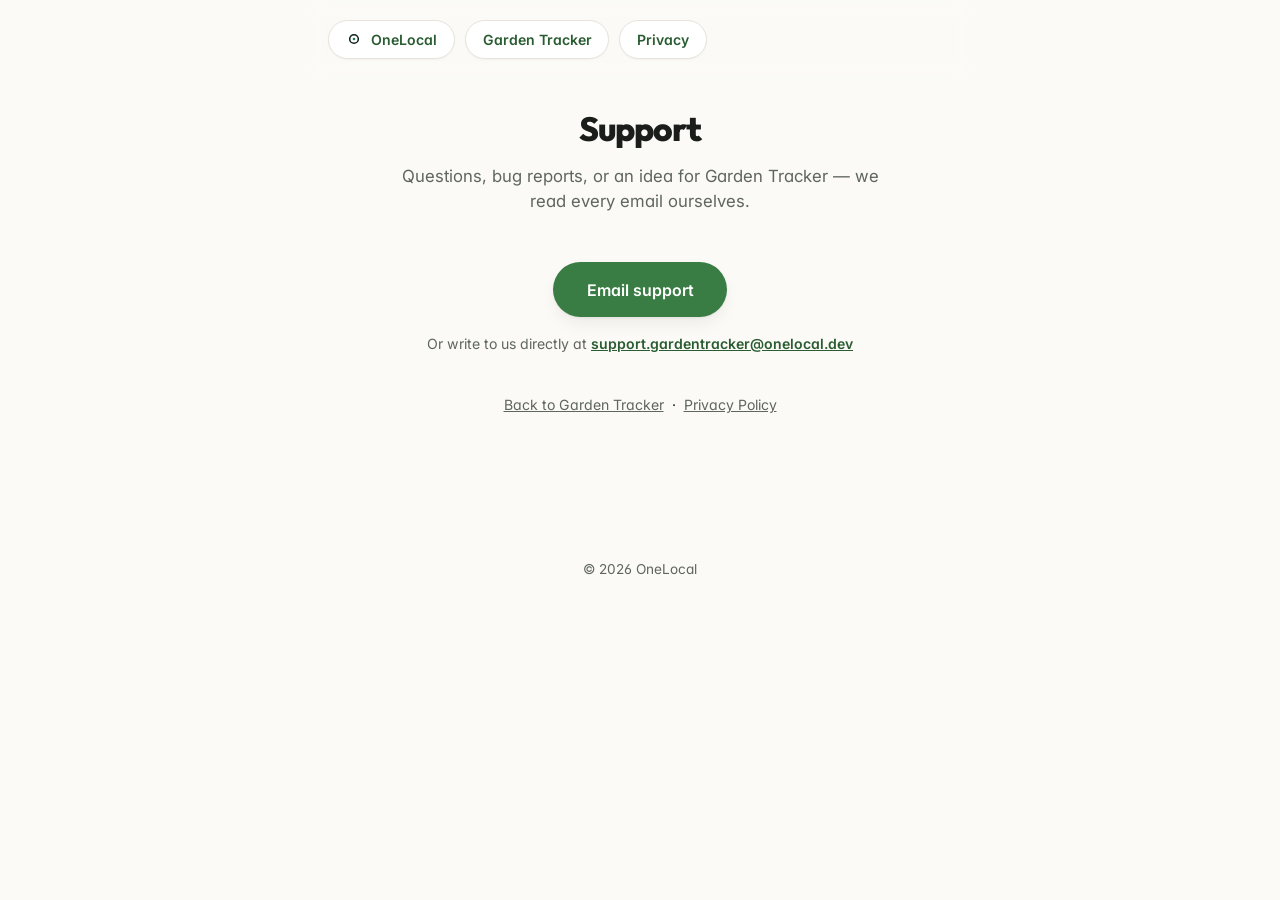
<file: garden-tracker/support/index.html>
<!DOCTYPE html>
<html lang="en">
<head>
<meta charset="UTF-8">
<meta name="viewport" content="width=device-width, initial-scale=1.0">
<meta name="color-scheme" content="light dark">
<title>Support — Garden Tracker</title>
<meta name="description" content="Get help with Garden Tracker — questions, bug reports, and feature requests.">
<link rel="canonical" href="https://onelocal.dev/garden-tracker/support/">
<meta name="robots" content="index, follow">
<link rel="icon" type="image/png" href="../images/logo.png">
<link rel="apple-touch-icon" href="../images/logo.png">
<link rel="preconnect" href="https://fonts.googleapis.com">
<link rel="preconnect" href="https://fonts.gstatic.com" crossorigin>
<link href="https://fonts.googleapis.com/css2?family=Inter:wght@400;500;600;700;800&family=Outfit:wght@500;600;700;800&display=swap" rel="stylesheet">
<link rel="stylesheet" href="/assets/site.css">
<style>
  nav { max-width: 42rem; margin: 0 auto; }
  header { padding: 1.5rem 1.5rem 2.5rem; max-width: 42rem; margin: 0 auto; text-align: center; }
  header h1 { font-size: 2.1rem; font-weight: 800; margin: 0 0 0.6rem; letter-spacing: -0.03em; }
  header p { font-size: 1.05rem; color: var(--muted); margin: 0 auto; max-width: 30rem; }
  main { max-width: 42rem; margin: 0 auto; padding: 0 1.5rem 6rem; text-align: center; }
  .mail-button {
    display: inline-block;
    background: var(--accent);
    color: #fff;
    font-size: 1rem;
    font-weight: 600;
    text-decoration: none;
    padding: 0.95rem 2.1rem;
    border-radius: 999px;
    margin-top: 0.5rem;
    box-shadow: var(--shadow-md);
    transition: background 0.18s ease, transform 0.18s cubic-bezier(.16,1,.3,1), box-shadow 0.18s ease;
  }
  .mail-button:hover { background: var(--accent-dark); transform: translateY(-2px); box-shadow: var(--shadow-lg); }
  .email { margin-top: 1rem; font-size: 0.88rem; color: var(--muted); }
  .email a { color: var(--accent-dark); font-weight: 600; }
  .links-row { margin-top: 2.5rem; font-size: 0.88rem; }
  .links-row a { color: var(--muted); text-decoration: underline; margin: 0 0.5rem; }
</style>
</head>
<body>
  <nav>
    <a href="/"><img class="brand-mark" src="/assets/onelocal-mark.svg" alt=""> OneLocal</a>
    <a href="/garden-tracker/">Garden Tracker</a>
    <a href="/garden-tracker/privacy/">Privacy</a>
  </nav>
  <header>
    <h1>Support</h1>
    <p>Questions, bug reports, or an idea for Garden Tracker — we read every email ourselves.</p>
  </header>
  <main>
    <a class="mail-button" href="mailto:support.gardentracker@onelocal.dev?subject=Garden%20Tracker%20support">Email support</a>
    <p class="email">Or write to us directly at <a href="mailto:support.gardentracker@onelocal.dev">support.gardentracker@onelocal.dev</a></p>
    <div class="links-row">
      <a href="/garden-tracker/">Back to Garden Tracker</a>&middot;<a href="/garden-tracker/privacy/">Privacy Policy</a>
    </div>
  </main>
  <footer>
    &copy; 2026 OneLocal
  </footer>
</body>
</html>
</file>
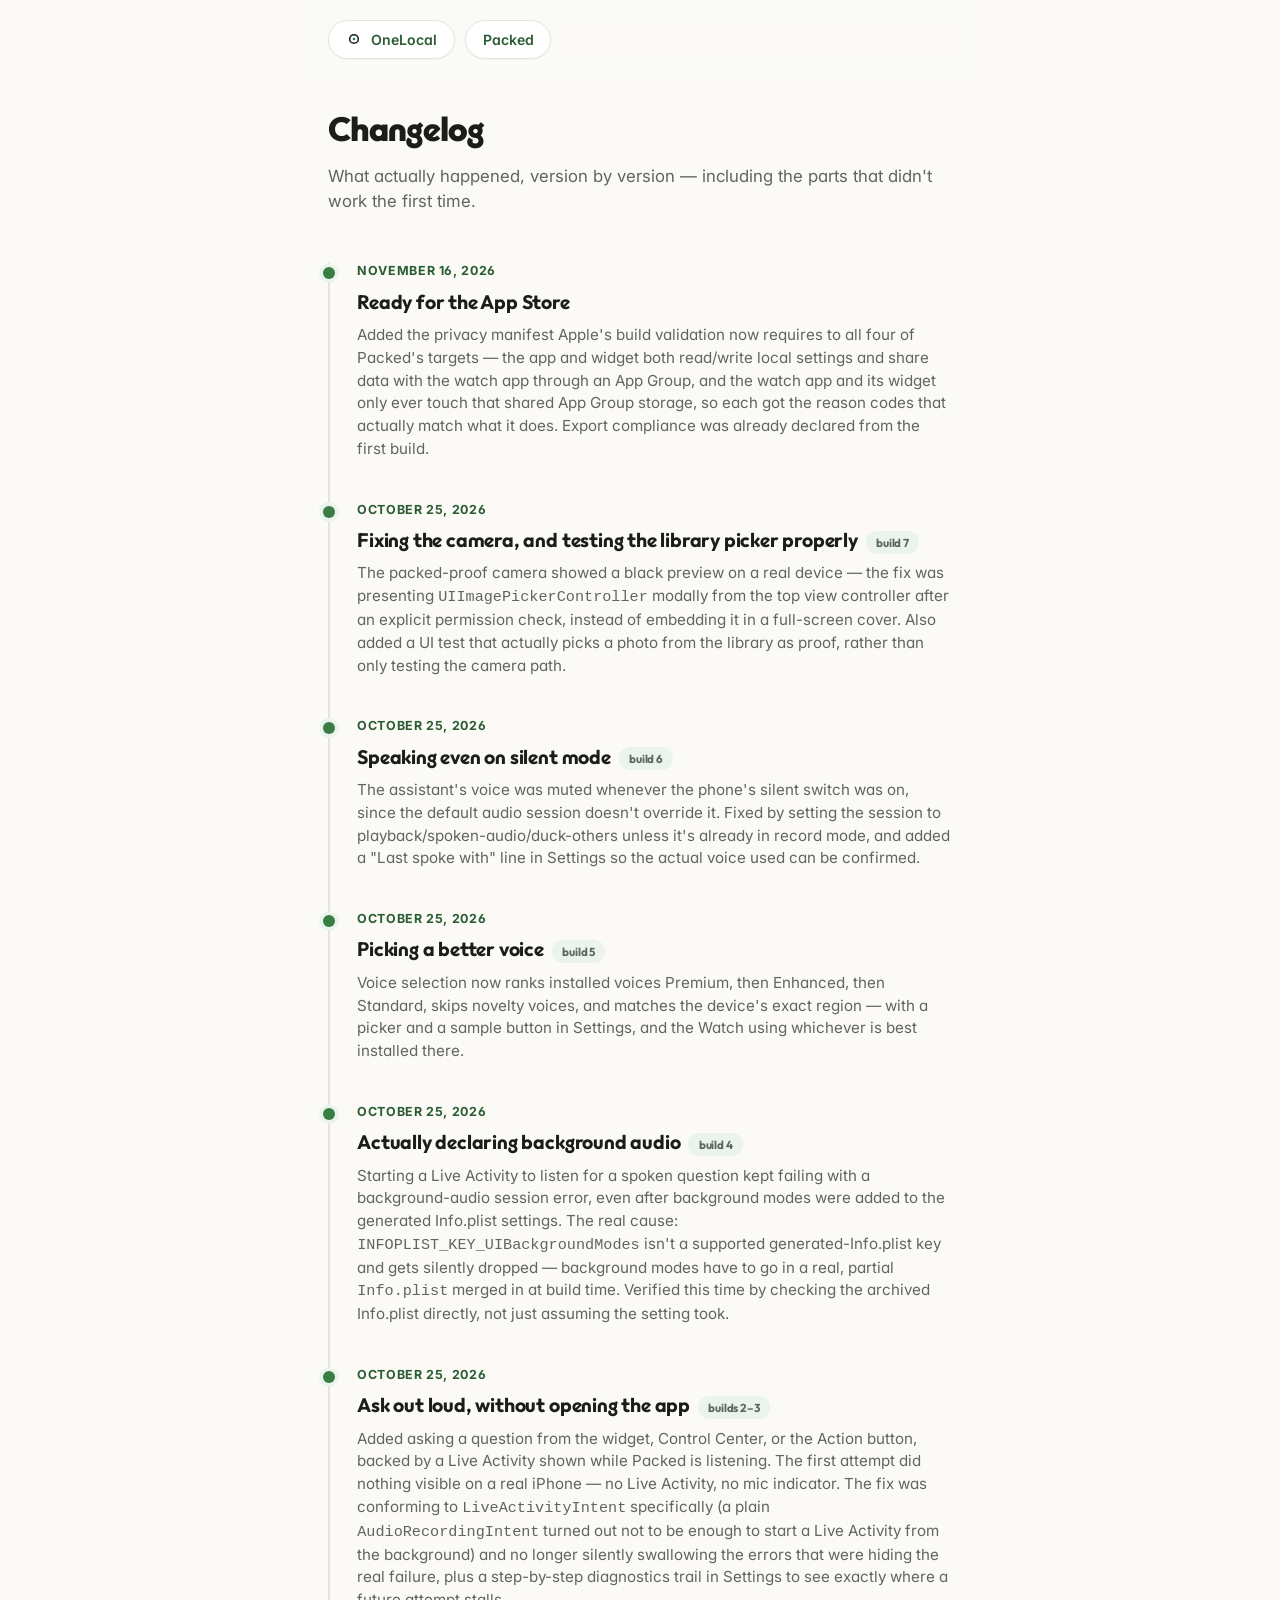
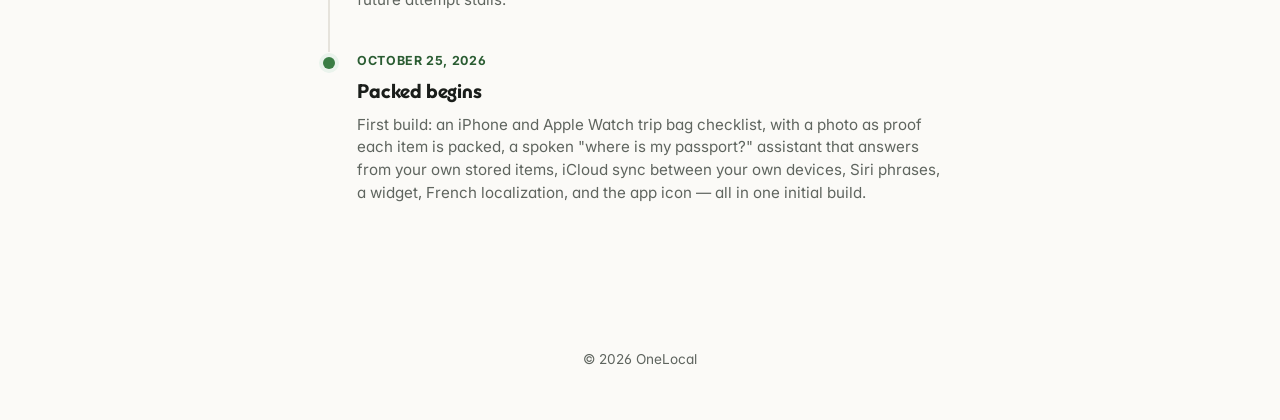
<file: packed/changelog/index.html>
<!DOCTYPE html>
<html lang="en">
<head>
<meta charset="UTF-8">
<meta name="viewport" content="width=device-width, initial-scale=1.0">
<meta name="color-scheme" content="light dark">
<title>Changelog — Packed</title>
<meta name="description" content="How Packed got built, version by version — including the bugs that only showed up on a real iPhone.">
<link rel="canonical" href="https://onelocal.dev/packed/changelog/">
<meta name="robots" content="index, follow">
<link rel="icon" type="image/png" href="../images/logo.png">
<link rel="apple-touch-icon" href="../images/logo.png">
<link rel="preconnect" href="https://fonts.googleapis.com">
<link rel="preconnect" href="https://fonts.gstatic.com" crossorigin>
<link href="https://fonts.googleapis.com/css2?family=Inter:wght@400;500;600;700;800&family=Outfit:wght@500;600;700;800&display=swap" rel="stylesheet">
<link rel="stylesheet" href="/assets/site.css">
<style>
  nav {
    max-width: 42rem;
    margin: 0 auto;
  }
  header {
    padding: 1.5rem 1.5rem 3rem;
    max-width: 42rem;
    margin: 0 auto;
  }
  header h1 {
    font-size: 2.1rem;
    font-weight: 800;
    margin: 0 0 0.6rem;
    letter-spacing: -0.03em;
  }
  header p {
    font-size: 1.05rem;
    color: var(--muted);
    margin: 0;
  }
  main {
    max-width: 42rem;
    margin: 0 auto;
    padding: 0 1.5rem 6rem;
  }
  .entry {
    position: relative;
    padding: 0 0 2.5rem 1.7rem;
    border-left: 2px solid var(--border);
  }
  .entry:last-child {
    border-left: 2px solid transparent;
    padding-bottom: 0;
  }
  .entry::before {
    content: "";
    position: absolute;
    left: -7px;
    top: 0.3rem;
    width: 12px;
    height: 12px;
    border-radius: 50%;
    background: var(--accent);
    box-shadow: 0 0 0 4px var(--accent-light);
  }
  .entry .date {
    font-size: 0.78rem;
    font-weight: 700;
    text-transform: uppercase;
    letter-spacing: 0.05em;
    color: var(--accent-dark);
  }
  .entry h2 {
    margin: 0.35rem 0 0.45rem;
    font-size: 1.22rem;
    font-weight: 700;
    letter-spacing: -0.01em;
  }
  .entry .version {
    display: inline-block;
    font-size: 0.72rem;
    font-weight: 700;
    color: var(--muted);
    background: var(--accent-light);
    border-radius: 999px;
    padding: 0.18rem 0.65rem;
    margin-left: 0.5rem;
    vertical-align: middle;
  }
  .entry p {
    margin: 0.5rem 0 0;
    color: var(--muted);
    font-size: 0.95rem;
  }
</style>
</head>
<body>
  <nav>
    <a href="/"><img class="brand-mark" src="/assets/onelocal-mark.svg" alt=""> OneLocal</a>
    <a href="/packed/">Packed</a>
  </nav>
  <header>
    <h1>Changelog</h1>
    <p>What actually happened, version by version — including the parts that didn't work the first time.</p>
  </header>
  <main>

    <div class="entry">
      <div class="date">November 16, 2026</div>
      <h2>Ready for the App Store</h2>
      <p>Added the privacy manifest Apple's build validation now requires to all four of Packed's targets — the app and widget both read/write local settings and share data with the watch app through an App Group, and the watch app and its widget only ever touch that shared App Group storage, so each got the reason codes that actually match what it does. Export compliance was already declared from the first build.</p>
    </div>

    <div class="entry">
      <div class="date">October 25, 2026</div>
      <h2>Fixing the camera, and testing the library picker properly<span class="version">build 7</span></h2>
      <p>The packed-proof camera showed a black preview on a real device — the fix was presenting <code>UIImagePickerController</code> modally from the top view controller after an explicit permission check, instead of embedding it in a full-screen cover. Also added a UI test that actually picks a photo from the library as proof, rather than only testing the camera path.</p>
    </div>

    <div class="entry">
      <div class="date">October 25, 2026</div>
      <h2>Speaking even on silent mode<span class="version">build 6</span></h2>
      <p>The assistant's voice was muted whenever the phone's silent switch was on, since the default audio session doesn't override it. Fixed by setting the session to playback/spoken-audio/duck-others unless it's already in record mode, and added a "Last spoke with" line in Settings so the actual voice used can be confirmed.</p>
    </div>

    <div class="entry">
      <div class="date">October 25, 2026</div>
      <h2>Picking a better voice<span class="version">build 5</span></h2>
      <p>Voice selection now ranks installed voices Premium, then Enhanced, then Standard, skips novelty voices, and matches the device's exact region — with a picker and a sample button in Settings, and the Watch using whichever is best installed there.</p>
    </div>

    <div class="entry">
      <div class="date">October 25, 2026</div>
      <h2>Actually declaring background audio<span class="version">build 4</span></h2>
      <p>Starting a Live Activity to listen for a spoken question kept failing with a background-audio session error, even after background modes were added to the generated Info.plist settings. The real cause: <code>INFOPLIST_KEY_UIBackgroundModes</code> isn't a supported generated-Info.plist key and gets silently dropped — background modes have to go in a real, partial <code>Info.plist</code> merged in at build time. Verified this time by checking the archived Info.plist directly, not just assuming the setting took.</p>
    </div>

    <div class="entry">
      <div class="date">October 25, 2026</div>
      <h2>Ask out loud, without opening the app<span class="version">builds 2–3</span></h2>
      <p>Added asking a question from the widget, Control Center, or the Action button, backed by a Live Activity shown while Packed is listening. The first attempt did nothing visible on a real iPhone — no Live Activity, no mic indicator. The fix was conforming to <code>LiveActivityIntent</code> specifically (a plain <code>AudioRecordingIntent</code> turned out not to be enough to start a Live Activity from the background) and no longer silently swallowing the errors that were hiding the real failure, plus a step-by-step diagnostics trail in Settings to see exactly where a future attempt stalls.</p>
    </div>

    <div class="entry">
      <div class="date">October 25, 2026</div>
      <h2>Packed begins</h2>
      <p>First build: an iPhone and Apple Watch trip bag checklist, with a photo as proof each item is packed, a spoken "where is my passport?" assistant that answers from your own stored items, iCloud sync between your own devices, Siri phrases, a widget, French localization, and the app icon — all in one initial build.</p>
    </div>

  </main>
  <footer>
    &copy; 2026 OneLocal
  </footer>
</body>
</html>
</file>
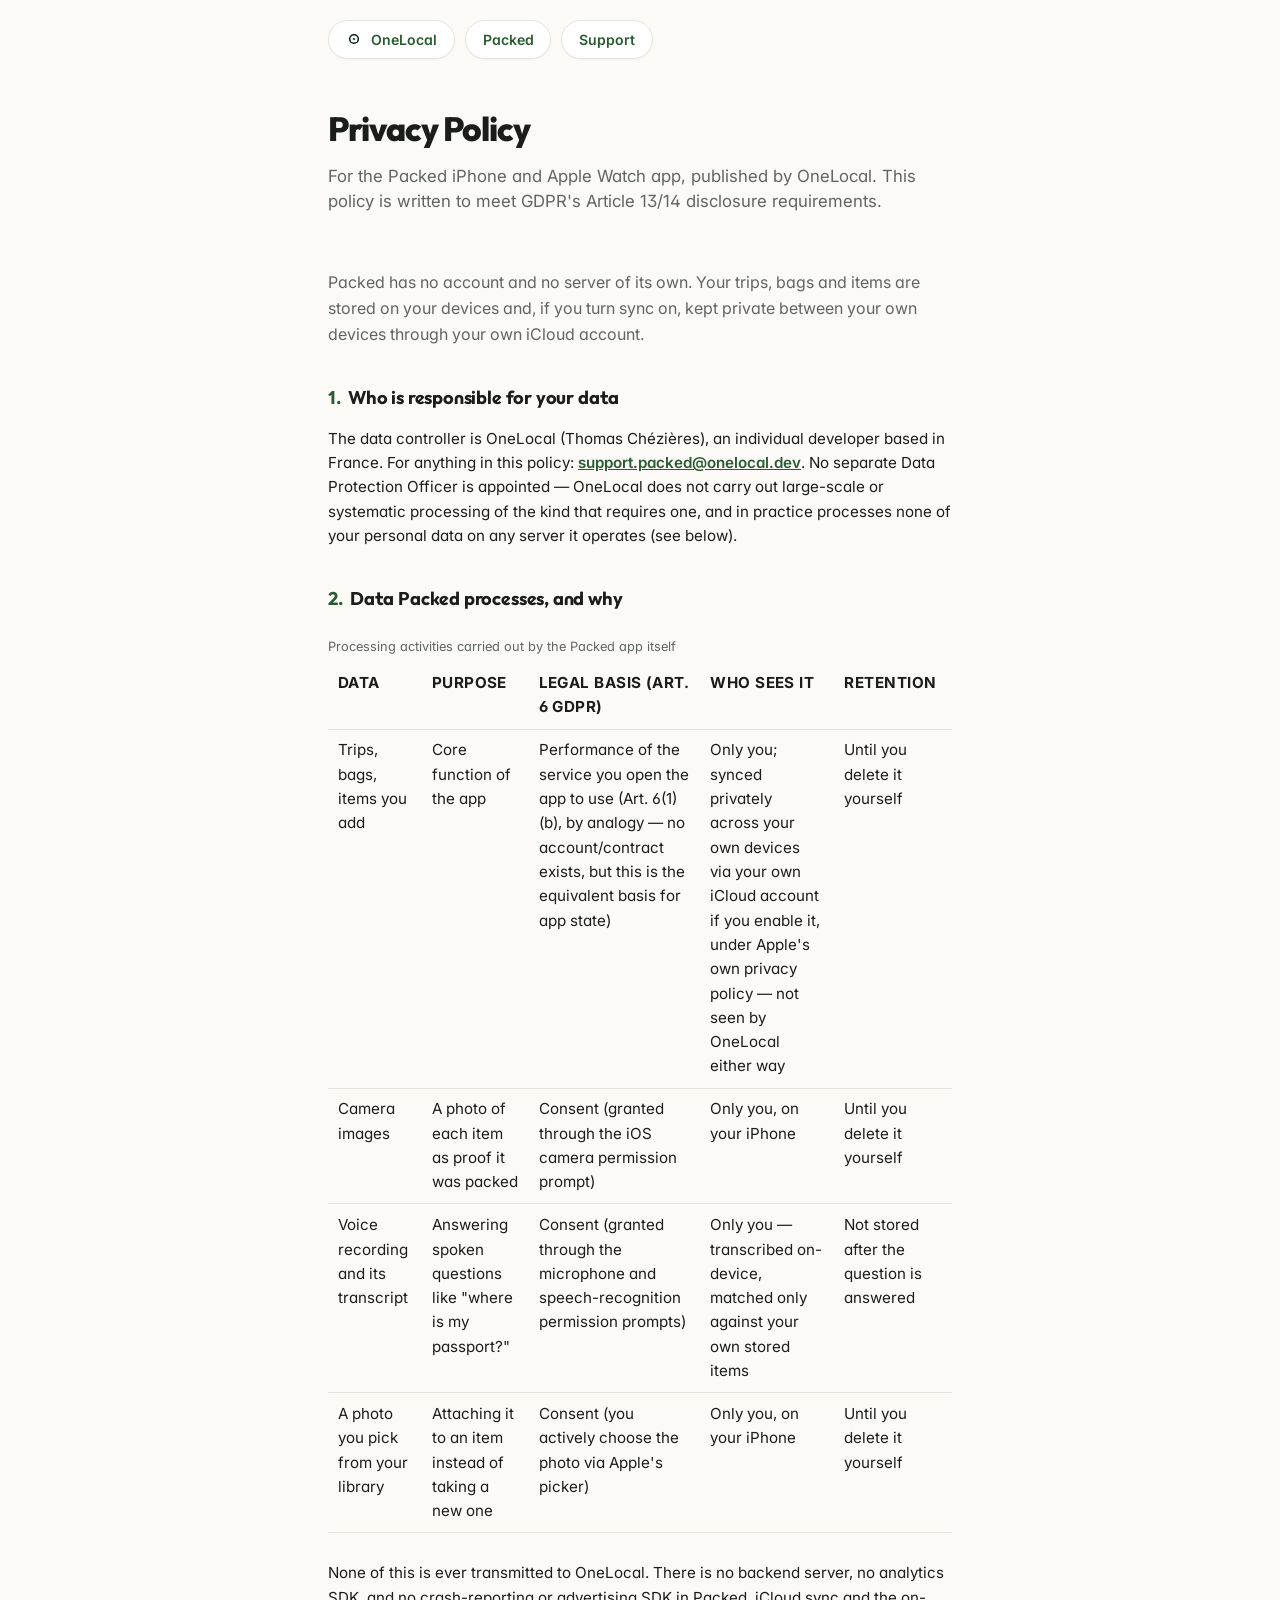
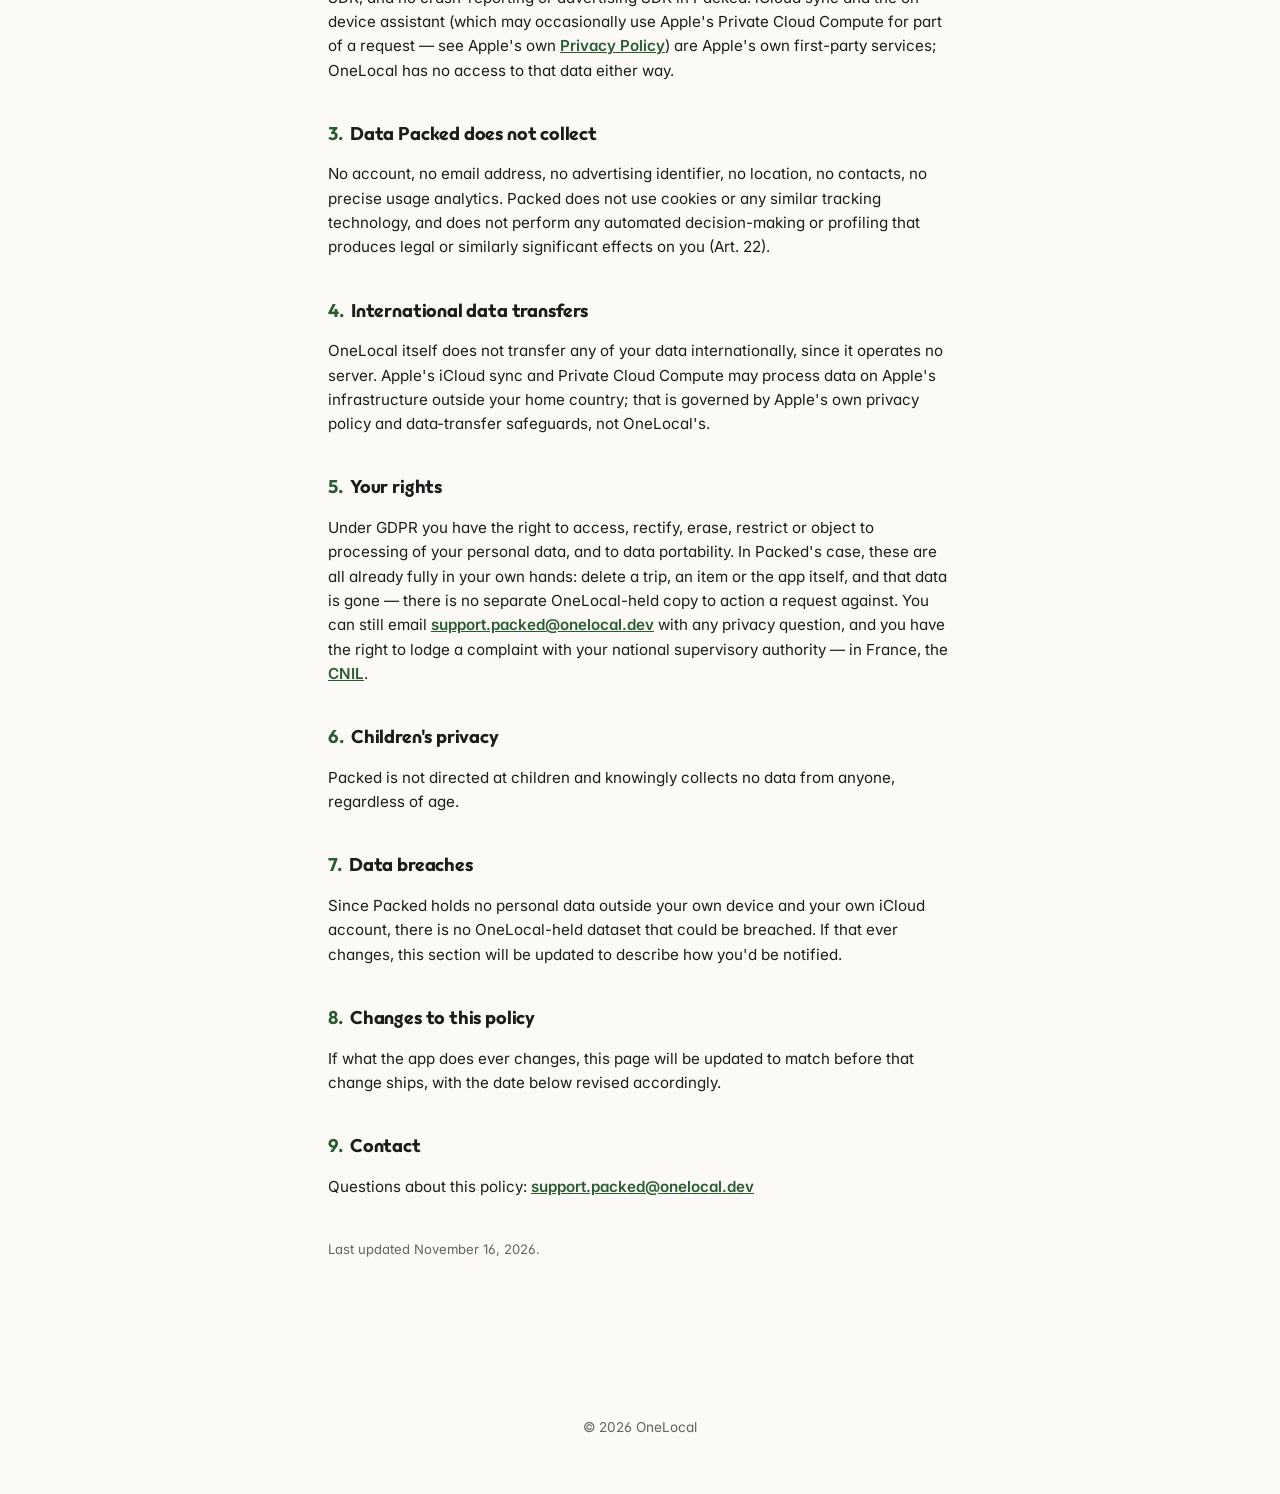
<file: packed/privacy/index.html>
<!DOCTYPE html>
<html lang="en">
<head>
<meta charset="UTF-8">
<meta name="viewport" content="width=device-width, initial-scale=1.0">
<meta name="color-scheme" content="light dark">
<title>Privacy Policy — Packed</title>
<meta name="description" content="Packed's GDPR privacy policy: what data the app processes, the legal basis for each, and your rights.">
<link rel="canonical" href="https://onelocal.dev/packed/privacy/">
<meta name="robots" content="index, follow">
<link rel="icon" type="image/png" href="/assets/onelocal-mark-512.png">
<link rel="apple-touch-icon" href="/assets/onelocal-mark-512.png">
<link rel="preconnect" href="https://fonts.googleapis.com">
<link rel="preconnect" href="https://fonts.gstatic.com" crossorigin>
<link href="https://fonts.googleapis.com/css2?family=Inter:wght@400;500;600;700;800&family=Outfit:wght@500;600;700;800&display=swap" rel="stylesheet">
<link rel="stylesheet" href="/assets/site.css">
<style>
  nav { max-width: 42rem; margin: 0 auto; }
  header { padding: 1.5rem 1.5rem 2.5rem; max-width: 42rem; margin: 0 auto; }
  header h1 { font-size: 2.1rem; font-weight: 800; margin: 0 0 0.6rem; letter-spacing: -0.03em; }
  header p { font-size: 1.05rem; color: var(--muted); margin: 0; }
  main { max-width: 42rem; margin: 0 auto; padding: 0 1.5rem 6rem; }
  main h2 { font-size: 1.15rem; font-weight: 700; letter-spacing: -0.01em; margin: 2.3rem 0 0.7rem; }
  main h2 .num { color: var(--accent-dark); margin-right: 0.4rem; }
  main p, main li, main td, main th { font-size: 0.95rem; line-height: 1.6; color: var(--text); }
  main ul { padding-left: 1.3rem; }
  main li { margin-bottom: 0.5rem; }
  main a { color: var(--accent-dark); font-weight: 600; }
  .intro { font-size: 1rem; color: var(--muted); }
  table { width: 100%; border-collapse: collapse; margin: 0.8rem 0; font-size: 0.88rem; }
  caption { text-align: left; font-size: 0.8rem; color: var(--muted); margin-bottom: 0.4rem; }
  th, td { text-align: left; padding: 0.55rem 0.6rem; border-bottom: 1px solid var(--border); vertical-align: top; }
  th { font-size: 0.75rem; text-transform: uppercase; letter-spacing: 0.03em; color: var(--muted); font-weight: 700; }
  .table-wrap { overflow-x: auto; }
  .updated { font-size: 0.82rem; color: var(--muted); margin-top: 2.5rem; }
</style>
</head>
<body>
  <nav>
    <a href="/"><img class="brand-mark" src="/assets/onelocal-mark.svg" alt=""> OneLocal</a>
    <a href="/packed/">Packed</a>
    <a href="/packed/support/">Support</a>
  </nav>
  <header>
    <h1>Privacy Policy</h1>
    <p>For the Packed iPhone and Apple Watch app, published by OneLocal. This policy is written to meet GDPR's Article 13/14 disclosure requirements.</p>
  </header>
  <main>
    <p class="intro">Packed has no account and no server of its own. Your trips, bags and items are stored on your devices and, if you turn sync on, kept private between your own devices through your own iCloud account.</p>

    <h2><span class="num">1.</span>Who is responsible for your data</h2>
    <p>The data controller is OneLocal (Thomas Chézières), an individual developer based in France. For anything in this policy: <a href="mailto:support.packed@onelocal.dev">support.packed@onelocal.dev</a>. No separate Data Protection Officer is appointed — OneLocal does not carry out large-scale or systematic processing of the kind that requires one, and in practice processes none of your personal data on any server it operates (see below).</p>

    <h2><span class="num">2.</span>Data Packed processes, and why</h2>
    <div class="table-wrap">
    <table>
      <caption>Processing activities carried out by the Packed app itself</caption>
      <tr><th>Data</th><th>Purpose</th><th>Legal basis (Art. 6 GDPR)</th><th>Who sees it</th><th>Retention</th></tr>
      <tr><td>Trips, bags, items you add</td><td>Core function of the app</td><td>Performance of the service you open the app to use (Art. 6(1)(b), by analogy — no account/contract exists, but this is the equivalent basis for app state)</td><td>Only you; synced privately across your own devices via your own iCloud account if you enable it, under Apple's own privacy policy — not seen by OneLocal either way</td><td>Until you delete it yourself</td></tr>
      <tr><td>Camera images</td><td>A photo of each item as proof it was packed</td><td>Consent (granted through the iOS camera permission prompt)</td><td>Only you, on your iPhone</td><td>Until you delete it yourself</td></tr>
      <tr><td>Voice recording and its transcript</td><td>Answering spoken questions like "where is my passport?"</td><td>Consent (granted through the microphone and speech-recognition permission prompts)</td><td>Only you — transcribed on-device, matched only against your own stored items</td><td>Not stored after the question is answered</td></tr>
      <tr><td>A photo you pick from your library</td><td>Attaching it to an item instead of taking a new one</td><td>Consent (you actively choose the photo via Apple's picker)</td><td>Only you, on your iPhone</td><td>Until you delete it yourself</td></tr>
    </table>
    </div>
    <p>None of this is ever transmitted to OneLocal. There is no backend server, no analytics SDK, and no crash-reporting or advertising SDK in Packed. iCloud sync and the on-device assistant (which may occasionally use Apple's Private Cloud Compute for part of a request — see Apple's own <a href="https://www.apple.com/legal/privacy/">Privacy Policy</a>) are Apple's own first-party services; OneLocal has no access to that data either way.</p>

    <h2><span class="num">3.</span>Data Packed does not collect</h2>
    <p>No account, no email address, no advertising identifier, no location, no contacts, no precise usage analytics. Packed does not use cookies or any similar tracking technology, and does not perform any automated decision-making or profiling that produces legal or similarly significant effects on you (Art. 22).</p>

    <h2><span class="num">4.</span>International data transfers</h2>
    <p>OneLocal itself does not transfer any of your data internationally, since it operates no server. Apple's iCloud sync and Private Cloud Compute may process data on Apple's infrastructure outside your home country; that is governed by Apple's own privacy policy and data-transfer safeguards, not OneLocal's.</p>

    <h2><span class="num">5.</span>Your rights</h2>
    <p>Under GDPR you have the right to access, rectify, erase, restrict or object to processing of your personal data, and to data portability. In Packed's case, these are all already fully in your own hands: delete a trip, an item or the app itself, and that data is gone — there is no separate OneLocal-held copy to action a request against. You can still email <a href="mailto:support.packed@onelocal.dev">support.packed@onelocal.dev</a> with any privacy question, and you have the right to lodge a complaint with your national supervisory authority — in France, the <a href="https://www.cnil.fr/">CNIL</a>.</p>

    <h2><span class="num">6.</span>Children's privacy</h2>
    <p>Packed is not directed at children and knowingly collects no data from anyone, regardless of age.</p>

    <h2><span class="num">7.</span>Data breaches</h2>
    <p>Since Packed holds no personal data outside your own device and your own iCloud account, there is no OneLocal-held dataset that could be breached. If that ever changes, this section will be updated to describe how you'd be notified.</p>

    <h2><span class="num">8.</span>Changes to this policy</h2>
    <p>If what the app does ever changes, this page will be updated to match before that change ships, with the date below revised accordingly.</p>

    <h2><span class="num">9.</span>Contact</h2>
    <p>Questions about this policy: <a href="mailto:support.packed@onelocal.dev">support.packed@onelocal.dev</a></p>

    <p class="updated">Last updated November 16, 2026.</p>
  </main>
  <footer>
    &copy; 2026 OneLocal
  </footer>
</body>
</html>
</file>
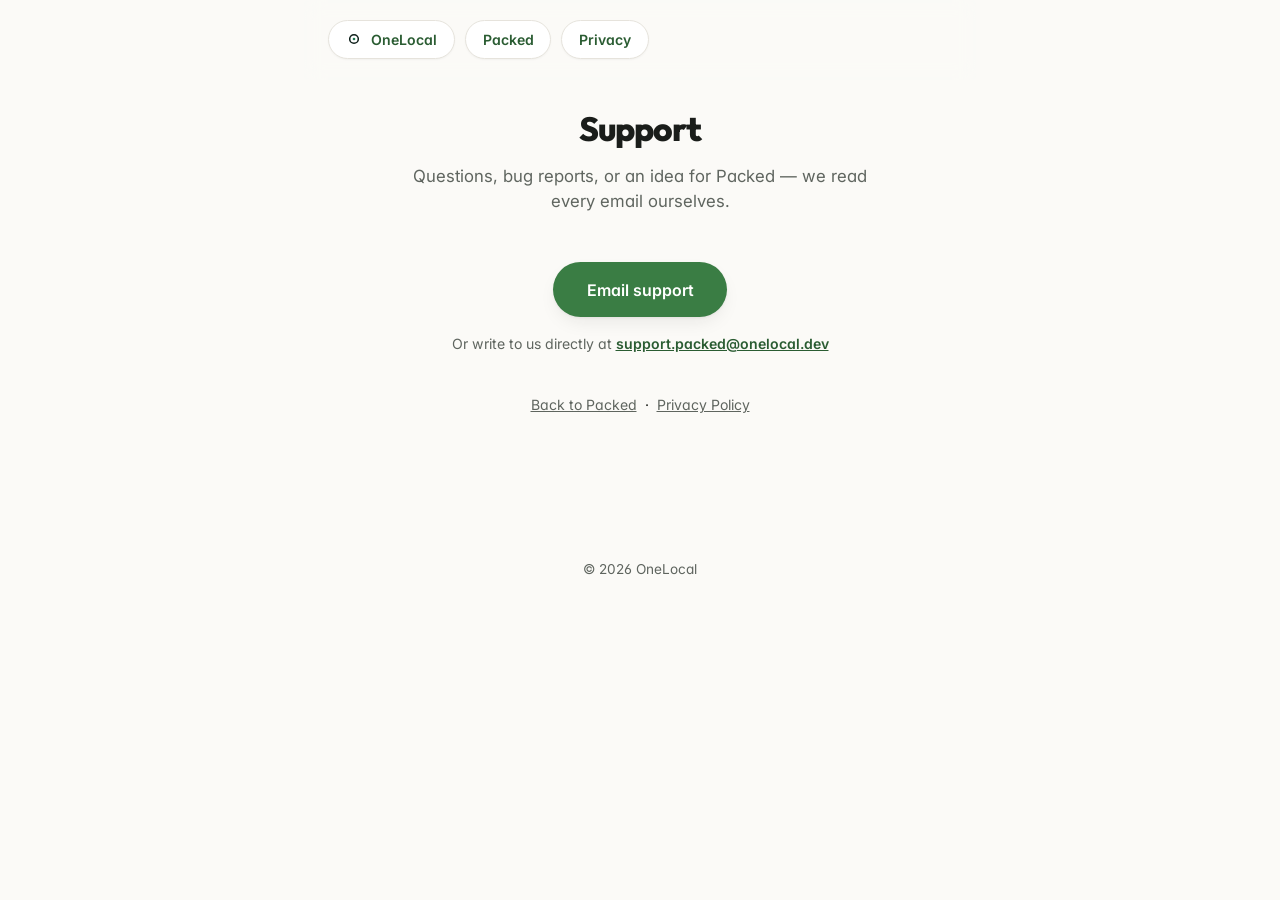
<file: packed/support/index.html>
<!DOCTYPE html>
<html lang="en">
<head>
<meta charset="UTF-8">
<meta name="viewport" content="width=device-width, initial-scale=1.0">
<meta name="color-scheme" content="light dark">
<title>Support — Packed</title>
<meta name="description" content="Get help with Packed — questions, bug reports, and feature requests.">
<link rel="canonical" href="https://onelocal.dev/packed/support/">
<meta name="robots" content="index, follow">
<link rel="icon" type="image/png" href="../images/logo.png">
<link rel="apple-touch-icon" href="../images/logo.png">
<link rel="preconnect" href="https://fonts.googleapis.com">
<link rel="preconnect" href="https://fonts.gstatic.com" crossorigin>
<link href="https://fonts.googleapis.com/css2?family=Inter:wght@400;500;600;700;800&family=Outfit:wght@500;600;700;800&display=swap" rel="stylesheet">
<link rel="stylesheet" href="/assets/site.css">
<style>
  nav { max-width: 42rem; margin: 0 auto; }
  header { padding: 1.5rem 1.5rem 2.5rem; max-width: 42rem; margin: 0 auto; text-align: center; }
  header h1 { font-size: 2.1rem; font-weight: 800; margin: 0 0 0.6rem; letter-spacing: -0.03em; }
  header p { font-size: 1.05rem; color: var(--muted); margin: 0 auto; max-width: 30rem; }
  main { max-width: 42rem; margin: 0 auto; padding: 0 1.5rem 6rem; text-align: center; }
  .mail-button {
    display: inline-block;
    background: var(--accent);
    color: #fff;
    font-size: 1rem;
    font-weight: 600;
    text-decoration: none;
    padding: 0.95rem 2.1rem;
    border-radius: 999px;
    margin-top: 0.5rem;
    box-shadow: var(--shadow-md);
    transition: background 0.18s ease, transform 0.18s cubic-bezier(.16,1,.3,1), box-shadow 0.18s ease;
  }
  .mail-button:hover { background: var(--accent-dark); transform: translateY(-2px); box-shadow: var(--shadow-lg); }
  .email { margin-top: 1rem; font-size: 0.88rem; color: var(--muted); }
  .email a { color: var(--accent-dark); font-weight: 600; }
  .links-row { margin-top: 2.5rem; font-size: 0.88rem; }
  .links-row a { color: var(--muted); text-decoration: underline; margin: 0 0.5rem; }
</style>
</head>
<body>
  <nav>
    <a href="/"><img class="brand-mark" src="/assets/onelocal-mark.svg" alt=""> OneLocal</a>
    <a href="/packed/">Packed</a>
    <a href="/packed/privacy/">Privacy</a>
  </nav>
  <header>
    <h1>Support</h1>
    <p>Questions, bug reports, or an idea for Packed — we read every email ourselves.</p>
  </header>
  <main>
    <a class="mail-button" href="mailto:support.packed@onelocal.dev?subject=Packed%20support">Email support</a>
    <p class="email">Or write to us directly at <a href="mailto:support.packed@onelocal.dev">support.packed@onelocal.dev</a></p>
    <div class="links-row">
      <a href="/packed/">Back to Packed</a>&middot;<a href="/packed/privacy/">Privacy Policy</a>
    </div>
  </main>
  <footer>
    &copy; 2026 OneLocal
  </footer>
</body>
</html>
</file>
<file: assets/site.css>
:root {
  --accent: #3a7d44;
  --accent-dark: #2a5c32;
  --accent-light: #eaf3ec;
  --text: #1a1d1a;
  --muted: #5f655f;
  --bg: #fbfaf7;
  --surface: #ffffff;
  --border: #e6e3dc;
  --shadow-sm: 0 1px 2px rgba(26, 29, 26, 0.04);
  --shadow-md: 0 1px 3px rgba(26, 29, 26, 0.05), 0 8px 20px -6px rgba(26, 29, 26, 0.10);
  --shadow-lg: 0 2px 6px rgba(26, 29, 26, 0.06), 0 16px 36px -10px rgba(26, 29, 26, 0.16);
}

@media (prefers-color-scheme: dark) {
  :root {
    --accent: #5fb86d;
    --accent-dark: #8fd198;
    --accent-light: #15241a;
    --text: #edefec;
    --muted: #9aa39b;
    --bg: #14161a;
    --surface: #1c1f23;
    --border: #2b2e33;
    --shadow-sm: 0 1px 2px rgba(0, 0, 0, 0.3);
    --shadow-md: 0 1px 3px rgba(0, 0, 0, 0.35), 0 8px 20px -6px rgba(0, 0, 0, 0.45);
    --shadow-lg: 0 2px 6px rgba(0, 0, 0, 0.4), 0 20px 44px -12px rgba(0, 0, 0, 0.55);
  }
}

* { box-sizing: border-box; }

html { -webkit-text-size-adjust: 100%; }

body {
  margin: 0;
  font-family: "Inter", -apple-system, BlinkMacSystemFont, "Segoe UI", Helvetica, Arial, sans-serif;
  font-feature-settings: "cv11", "ss01";
  -webkit-font-smoothing: antialiased;
  text-rendering: optimizeLegibility;
  color: var(--text);
  background: var(--bg);
  line-height: 1.5;
}

h1, h2, h3 {
  font-family: "Outfit", "Inter", -apple-system, BlinkMacSystemFont, "Segoe UI", Helvetica, Arial, sans-serif;
}

a { color: inherit; }

nav {
  position: sticky;
  top: 0;
  z-index: 10;
  padding: 1.25rem 1.5rem;
  display: flex;
  gap: 0.6rem;
  background: color-mix(in srgb, var(--bg) 82%, transparent);
  backdrop-filter: blur(10px);
  -webkit-backdrop-filter: blur(10px);
  border-bottom: 1px solid transparent;
}
nav a {
  color: var(--accent-dark);
  text-decoration: none;
  font-size: 0.88rem;
  font-weight: 600;
  background: var(--surface);
  border: 1px solid var(--border);
  border-radius: 999px;
  padding: 0.5rem 1.05rem;
  box-shadow: var(--shadow-sm);
  transition: background 0.18s ease, border-color 0.18s ease, transform 0.18s ease, box-shadow 0.18s ease;
}
nav a:hover {
  background: var(--accent-light);
  border-color: var(--accent);
  transform: translateY(-1px);
  box-shadow: var(--shadow-md);
}
.brand-mark {
  width: 16px;
  height: 16px;
  vertical-align: -2px;
  margin-right: 0.35rem;
  background: #fff;
  border-radius: 50%;
  padding: 2px;
}

footer {
  text-align: center;
  padding: 3rem 1.5rem 3.5rem;
  color: var(--muted);
  font-size: 0.85rem;
}

@media (prefers-reduced-motion: reduce) {
  * { transition: none !important; animation: none !important; }
}
</file>
